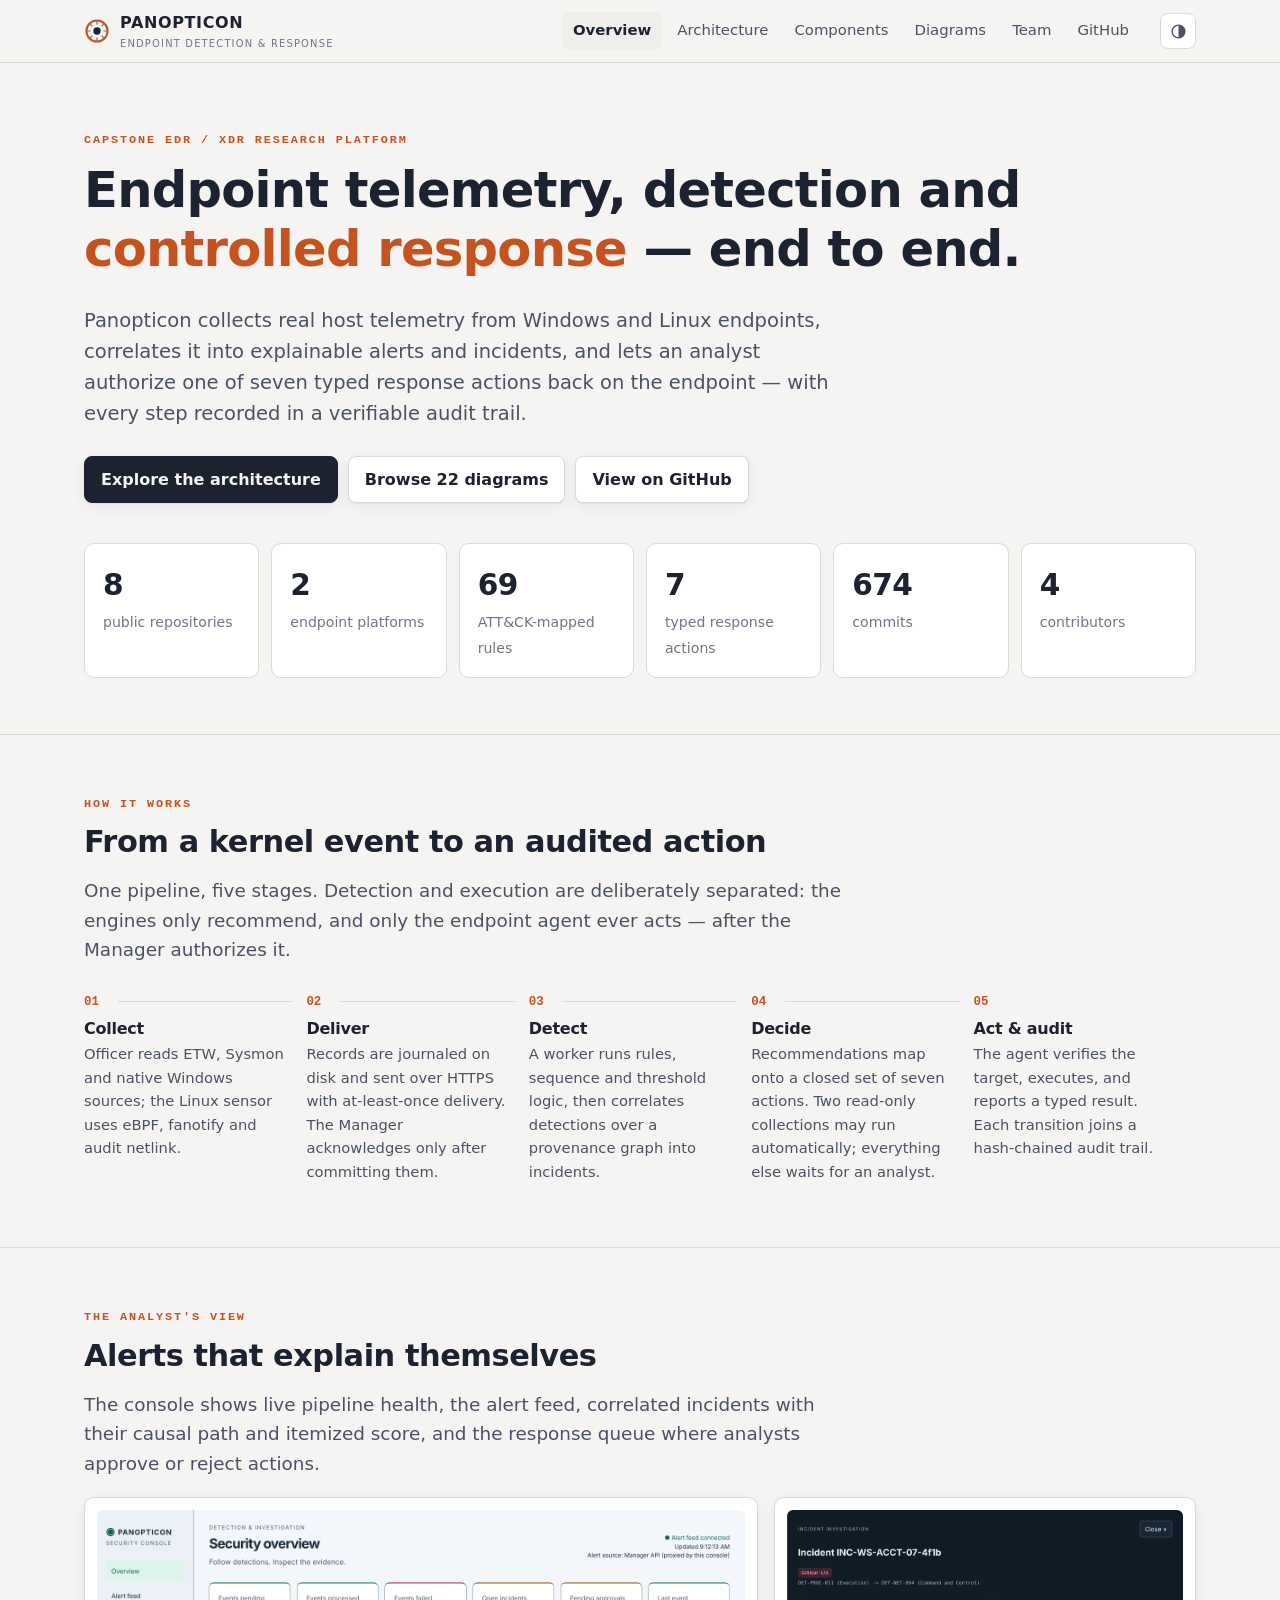
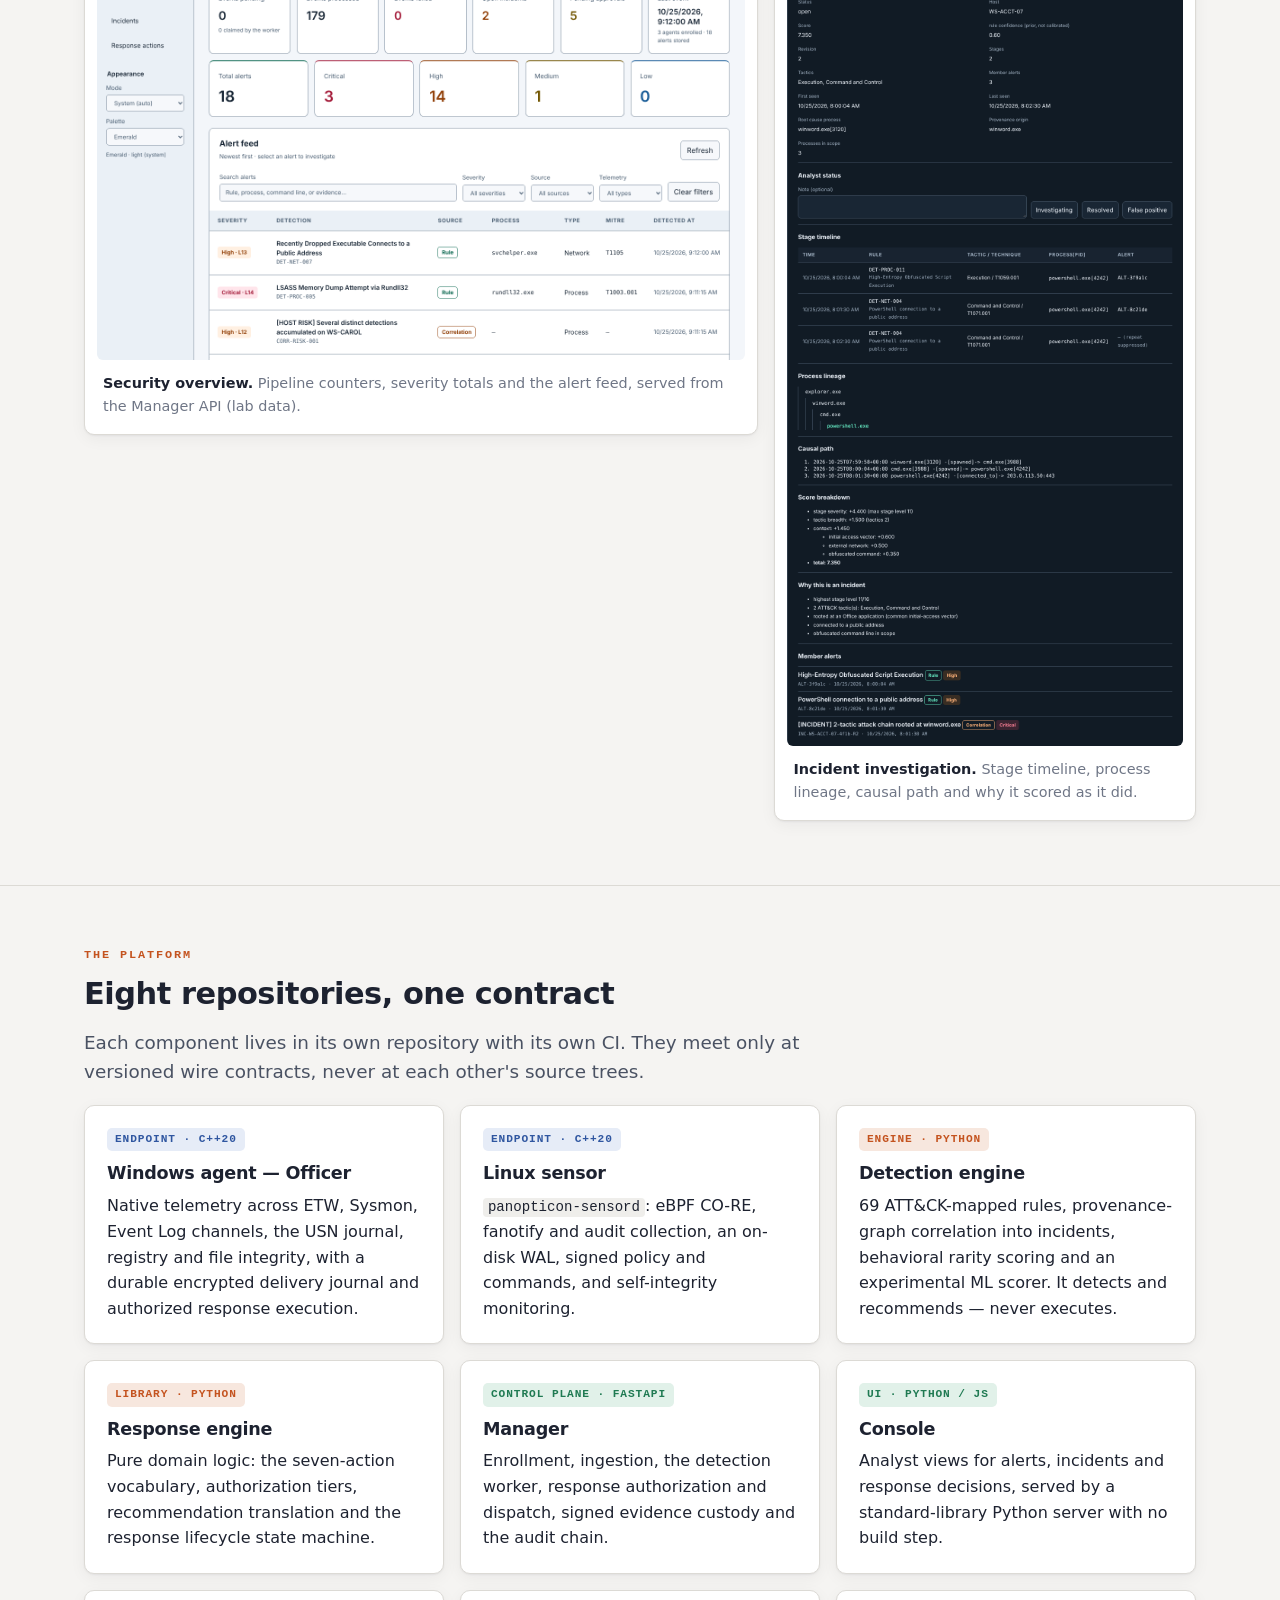
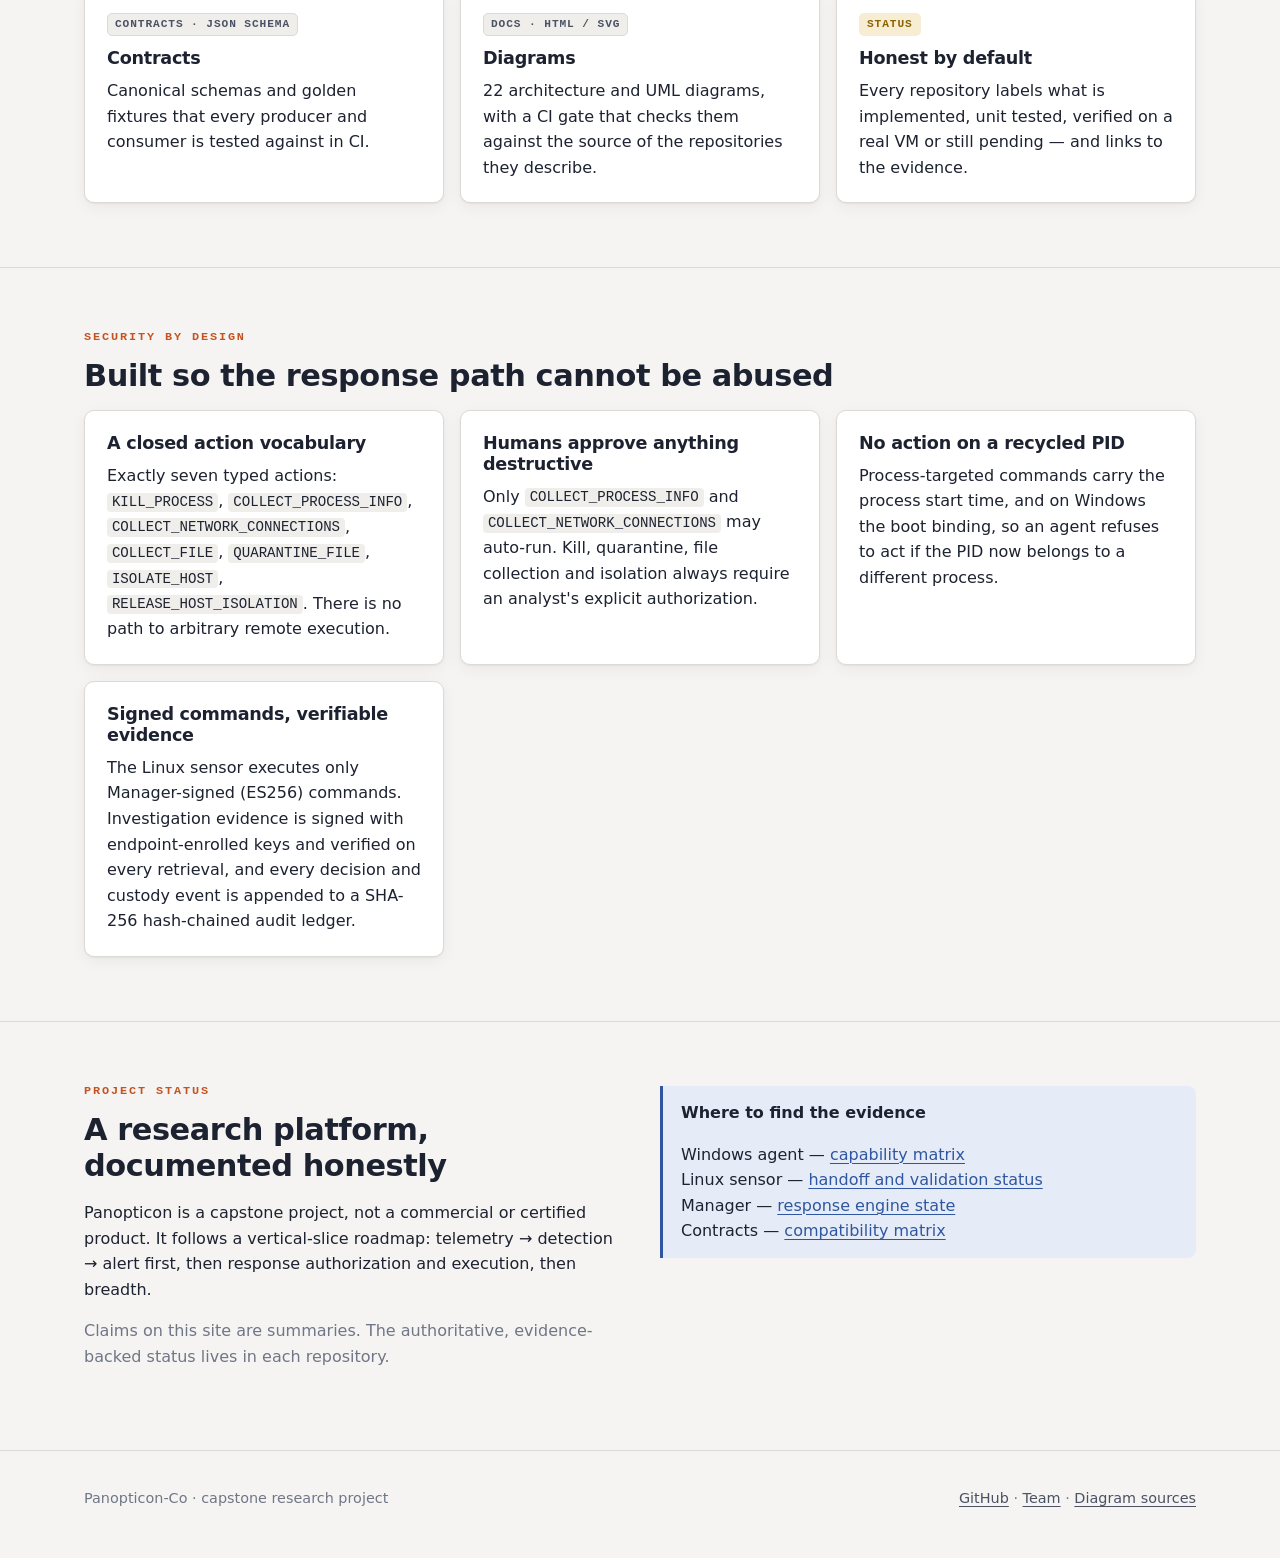
<file: index.html>
<!doctype html>
<html lang="en">
<head>
<meta charset="utf-8">
<meta name="viewport" content="width=device-width, initial-scale=1">
<title>Panopticon — Endpoint Detection and Response</title>
<meta name="description" content="Panopticon is a multi-repository EDR/XDR capstone platform: Windows and Linux endpoint agents, a correlation-based detection engine, and a closed, analyst-authorized response loop.">
<meta property="og:title" content="Panopticon — Endpoint Detection and Response">
<meta property="og:description" content="Endpoint telemetry, detection and controlled response, end to end.">
<meta property="og:image" content="https://panopticon-co.github.io/assets/diagrams/01-architecture.png">
<link rel="icon" href="data:image/svg+xml,%3Csvg xmlns='http://www.w3.org/2000/svg' viewBox='0 0 32 32'%3E%3Ccircle cx='16' cy='16' r='13' fill='none' stroke='%23c4531f' stroke-width='3'/%3E%3Ccircle cx='16' cy='16' r='4.5' fill='%231d2230'/%3E%3C/svg%3E">
<link rel="stylesheet" href="assets/css/site.css">
<script src="assets/js/site.js"></script>
</head>
<body>
<a class="skip" href="#main">Skip to content</a>
<header class="site-header">
  <div class="wrap">
    <a class="brand" href="./" aria-label="Panopticon home">
      <svg viewBox="0 0 32 32" aria-hidden="true"><circle cx="16" cy="16" r="13" fill="none" stroke="var(--orange)" stroke-width="2.5"/><g stroke="var(--ink-3)" stroke-width="1.5"><path d="M16 3v5M16 24v5M3 16h5M24 16h5M6.8 6.8l3.5 3.5M21.7 21.7l3.5 3.5M6.8 25.2l3.5-3.5M21.7 10.3l3.5-3.5"/></g><circle cx="16" cy="16" r="4.5" fill="var(--ink)"/></svg>
      <span>PANOPTICON<small>Endpoint detection &amp; response</small></span>
    </a>
    <nav class="nav" aria-label="Primary">
      <a href="./" aria-current="page">Overview</a>
      <a href="architecture.html">Architecture</a>
      <a href="components.html">Components</a>
      <a href="diagrams.html">Diagrams</a>
      <a href="team.html">Team</a>
      <a href="https://github.com/Panopticon-Co">GitHub</a>
    </nav>
    <button class="theme-btn" type="button" aria-label="Toggle theme"><svg viewBox="0 0 24 24" aria-hidden="true"><circle cx="12" cy="12" r="9" fill="none" stroke="currentColor" stroke-width="2"/><path d="M12 3a9 9 0 0 1 0 18z" fill="currentColor"/></svg></button>
  </div>
</header>

<main id="main">
  <section class="hero">
    <div class="wrap">
      <div class="eyebrow">Capstone EDR / XDR research platform</div>
      <h1>Endpoint telemetry, detection and <span>controlled response</span> — end to end.</h1>
      <p class="lede">Panopticon collects real host telemetry from Windows and Linux endpoints, correlates it into explainable alerts and incidents, and lets an analyst authorize one of seven typed response actions back on the endpoint — with every step recorded in a verifiable audit trail.</p>
      <div class="cta">
        <a class="btn primary" href="architecture.html">Explore the architecture</a>
        <a class="btn" href="diagrams.html">Browse 22 diagrams</a>
        <a class="btn" href="https://github.com/Panopticon-Co">View on GitHub</a>
      </div>
      <div class="stats" role="list">
        <div class="stat" role="listitem"><b>8</b><span>public repositories</span></div>
        <div class="stat" role="listitem"><b>2</b><span>endpoint platforms</span></div>
        <div class="stat" role="listitem"><b>69</b><span>ATT&amp;CK-mapped rules</span></div>
        <div class="stat" role="listitem"><b>7</b><span>typed response actions</span></div>
        <div class="stat" role="listitem"><b>674</b><span>commits</span></div>
        <div class="stat" role="listitem"><b>4</b><span>contributors</span></div>
      </div>
    </div>
  </section>

  <section id="how">
    <div class="wrap">
      <div class="eyebrow">How it works</div>
      <h2>From a kernel event to an audited action</h2>
      <p class="lede">One pipeline, five stages. Detection and execution are deliberately separated: the engines only recommend, and only the endpoint agent ever acts — after the Manager authorizes it.</p>
      <ol class="pipeline">
        <li><h3>Collect</h3><p>Officer reads ETW, Sysmon and native Windows sources; the Linux sensor uses eBPF, fanotify and audit netlink.</p></li>
        <li><h3>Deliver</h3><p>Records are journaled on disk and sent over HTTPS with at-least-once delivery. The Manager acknowledges only after committing them.</p></li>
        <li><h3>Detect</h3><p>A worker runs rules, sequence and threshold logic, then correlates detections over a provenance graph into incidents.</p></li>
        <li><h3>Decide</h3><p>Recommendations map onto a closed set of seven actions. Two read-only collections may run automatically; everything else waits for an analyst.</p></li>
        <li><h3>Act &amp; audit</h3><p>The agent verifies the target, executes, and reports a typed result. Each transition joins a hash-chained audit trail.</p></li>
      </ol>
    </div>
  </section>

  <section id="console">
    <div class="wrap">
      <div class="eyebrow">The analyst's view</div>
      <h2>Alerts that explain themselves</h2>
      <p class="lede">The console shows live pipeline health, the alert feed, correlated incidents with their causal path and itemized score, and the response queue where analysts approve or reject actions.</p>
      <div class="shots">
        <figure class="figure">
          <img class="zoom" src="assets/img/console-live-overview.png" alt="Console security overview showing pipeline counters, alert severities and the live alert feed" width="1440" height="1000" loading="lazy">
          <figcaption><b>Security overview.</b> Pipeline counters, severity totals and the alert feed, served from the Manager API (lab data).</figcaption>
        </figure>
        <figure class="figure">
          <img class="zoom" src="assets/img/console-incident-detail.png" alt="Incident investigation showing stage timeline, process lineage, causal path and score breakdown" width="1040" height="2200" loading="lazy">
          <figcaption><b>Incident investigation.</b> Stage timeline, process lineage, causal path and why it scored as it did.</figcaption>
        </figure>
      </div>
    </div>
  </section>

  <section id="components">
    <div class="wrap">
      <div class="eyebrow">The platform</div>
      <h2>Eight repositories, one contract</h2>
      <p class="lede">Each component lives in its own repository with its own CI. They meet only at versioned wire contracts, never at each other's source trees.</p>
      <div class="grid three">
        <article class="card"><span class="tag blue">Endpoint · C++20</span><h3><a href="components.html#windows">Windows agent — Officer</a></h3><p>Native telemetry across ETW, Sysmon, Event Log channels, the USN journal, registry and file integrity, with a durable encrypted delivery journal and authorized response execution.</p></article>
        <article class="card"><span class="tag blue">Endpoint · C++20</span><h3><a href="components.html#linux">Linux sensor</a></h3><p><code>panopticon-sensord</code>: eBPF CO-RE, fanotify and audit collection, an on-disk WAL, signed policy and commands, and self-integrity monitoring.</p></article>
        <article class="card"><span class="tag orange">Engine · Python</span><h3><a href="components.html#detection">Detection engine</a></h3><p>69 ATT&amp;CK-mapped rules, provenance-graph correlation into incidents, behavioral rarity scoring and an experimental ML scorer. It detects and recommends — never executes.</p></article>
        <article class="card"><span class="tag orange">Library · Python</span><h3><a href="components.html#response">Response engine</a></h3><p>Pure domain logic: the seven-action vocabulary, authorization tiers, recommendation translation and the response lifecycle state machine.</p></article>
        <article class="card"><span class="tag green">Control plane · FastAPI</span><h3><a href="components.html#manager">Manager</a></h3><p>Enrollment, ingestion, the detection worker, response authorization and dispatch, signed evidence custody and the audit chain.</p></article>
        <article class="card"><span class="tag green">UI · Python / JS</span><h3><a href="components.html#console">Console</a></h3><p>Analyst views for alerts, incidents and response decisions, served by a standard-library Python server with no build step.</p></article>
        <article class="card"><span class="tag">Contracts · JSON Schema</span><h3><a href="components.html#contracts">Contracts</a></h3><p>Canonical schemas and golden fixtures that every producer and consumer is tested against in CI.</p></article>
        <article class="card"><span class="tag">Docs · HTML / SVG</span><h3><a href="diagrams.html">Diagrams</a></h3><p>22 architecture and UML diagrams, with a CI gate that checks them against the source of the repositories they describe.</p></article>
        <article class="card"><span class="tag amber">Status</span><h3><a href="#status">Honest by default</a></h3><p>Every repository labels what is implemented, unit tested, verified on a real VM or still pending — and links to the evidence.</p></article>
      </div>
    </div>
  </section>

  <section id="security">
    <div class="wrap">
      <div class="eyebrow">Security by design</div>
      <h2>Built so the response path cannot be abused</h2>
      <div class="grid two">
        <div class="card"><h3>A closed action vocabulary</h3><p>Exactly seven typed actions: <code>KILL_PROCESS</code>, <code>COLLECT_PROCESS_INFO</code>, <code>COLLECT_NETWORK_CONNECTIONS</code>, <code>COLLECT_FILE</code>, <code>QUARANTINE_FILE</code>, <code>ISOLATE_HOST</code>, <code>RELEASE_HOST_ISOLATION</code>. There is no path to arbitrary remote execution.</p></div>
        <div class="card"><h3>Humans approve anything destructive</h3><p>Only <code>COLLECT_PROCESS_INFO</code> and <code>COLLECT_NETWORK_CONNECTIONS</code> may auto-run. Kill, quarantine, file collection and isolation always require an analyst's explicit authorization.</p></div>
        <div class="card"><h3>No action on a recycled PID</h3><p>Process-targeted commands carry the process start time, and on Windows the boot binding, so an agent refuses to act if the PID now belongs to a different process.</p></div>
        <div class="card"><h3>Signed commands, verifiable evidence</h3><p>The Linux sensor executes only Manager-signed (ES256) commands. Investigation evidence is signed with endpoint-enrolled keys and verified on every retrieval, and every decision and custody event is appended to a SHA-256 hash-chained audit ledger.</p></div>
      </div>
    </div>
  </section>

  <section id="status">
    <div class="wrap split">
      <div>
        <div class="eyebrow">Project status</div>
        <h2>A research platform, documented honestly</h2>
        <p>Panopticon is a capstone project, not a commercial or certified product. It follows a vertical-slice roadmap: telemetry → detection → alert first, then response authorization and execution, then breadth.</p>
        <p class="muted">Claims on this site are summaries. The authoritative, evidence-backed status lives in each repository.</p>
      </div>
      <div class="callout blue">
        <p><b>Where to find the evidence</b></p>
        <p>
          Windows agent — <a href="https://github.com/Panopticon-Co/panopticon-agent/blob/main/docs/windows-endpoint/CAPABILITY_MATRIX.md">capability matrix</a><br>
          Linux sensor — <a href="https://github.com/Panopticon-Co/panopticon-linux-agent/blob/main/docs/HANDOFF.md">handoff and validation status</a><br>
          Manager — <a href="https://github.com/Panopticon-Co/panopticon-manager/blob/main/docs/RESPONSE_ENGINE_STATE.md">response engine state</a><br>
          Contracts — <a href="https://github.com/Panopticon-Co/panopticon-contracts/blob/master/docs/COMPATIBILITY.md">compatibility matrix</a>
        </p>
      </div>
    </div>
  </section>
</main>

<footer class="site-footer">
  <div class="wrap">
    <span>Panopticon-Co · capstone research project</span>
    <span><a href="https://github.com/Panopticon-Co">GitHub</a> · <a href="team.html">Team</a> · <a href="https://github.com/Panopticon-Co/panopticon-diagrams">Diagram sources</a></span>
  </div>
</footer>
</body>
</html>
</file>
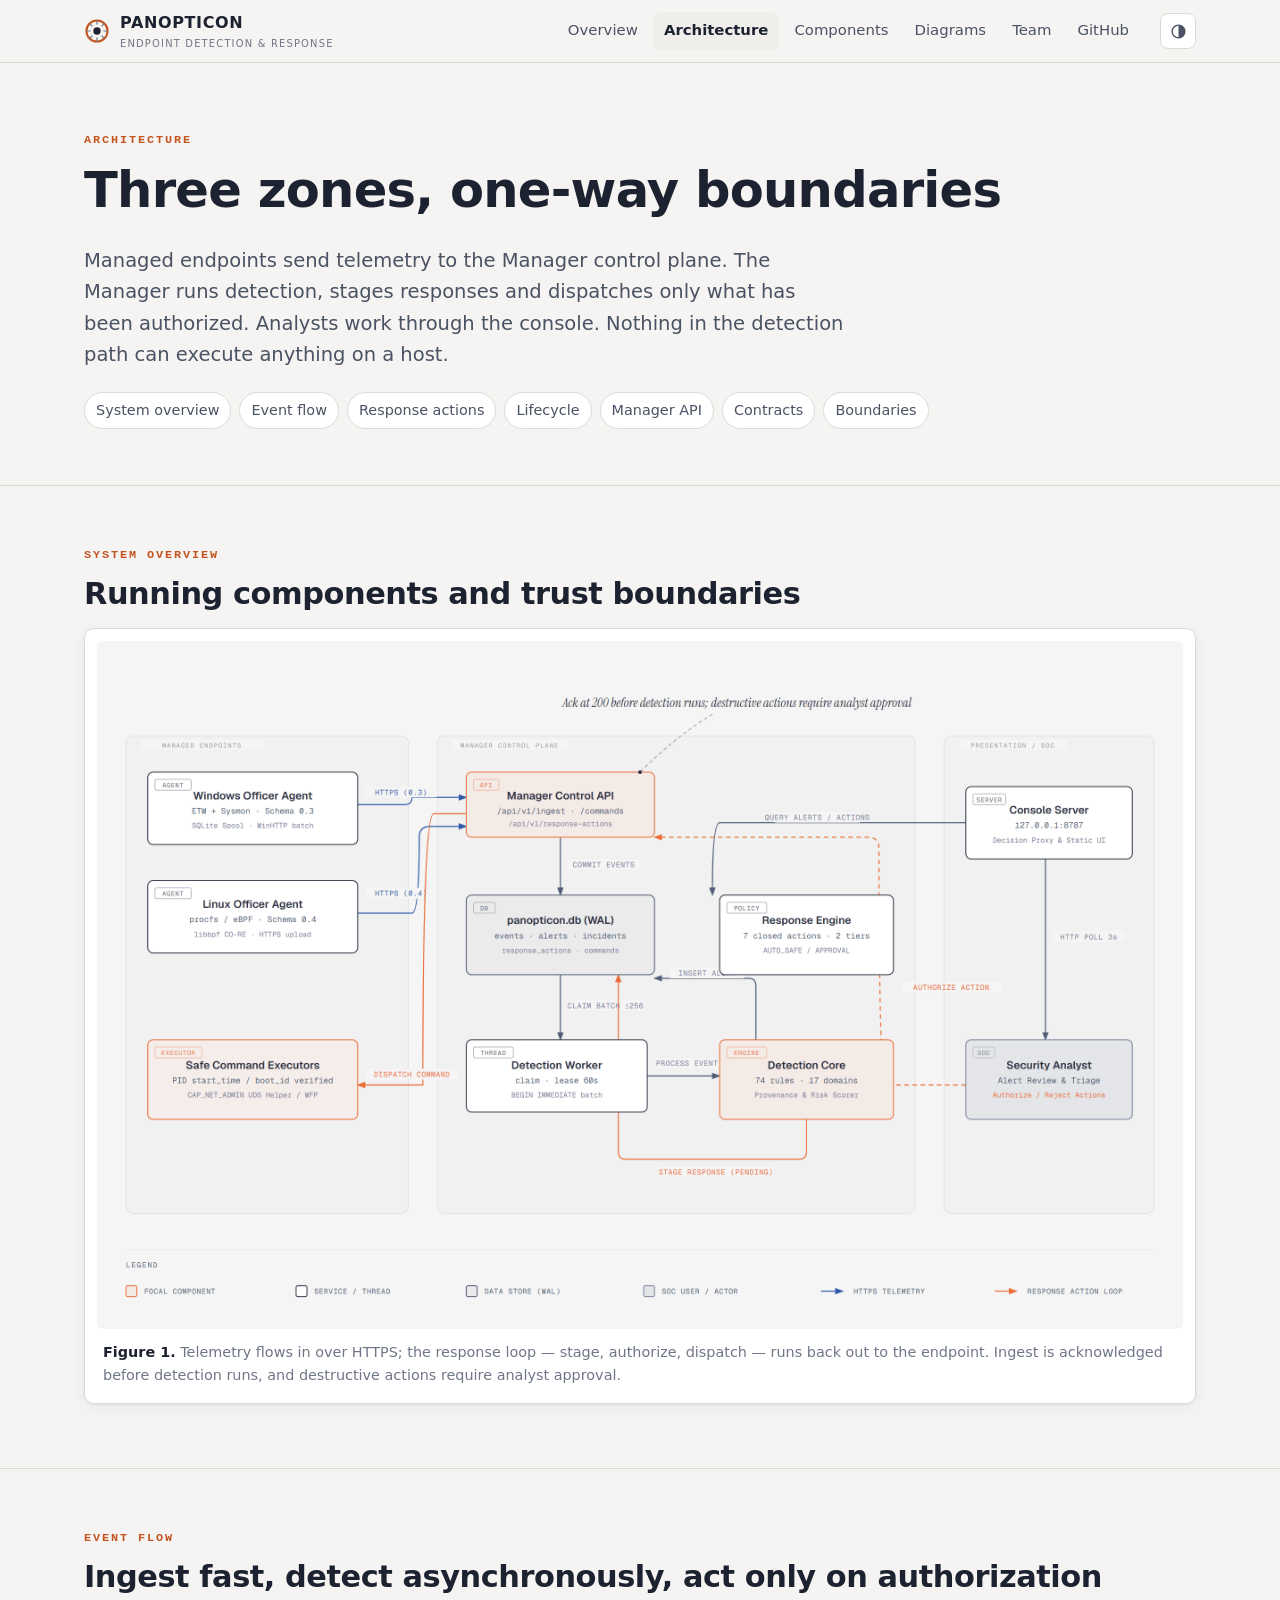
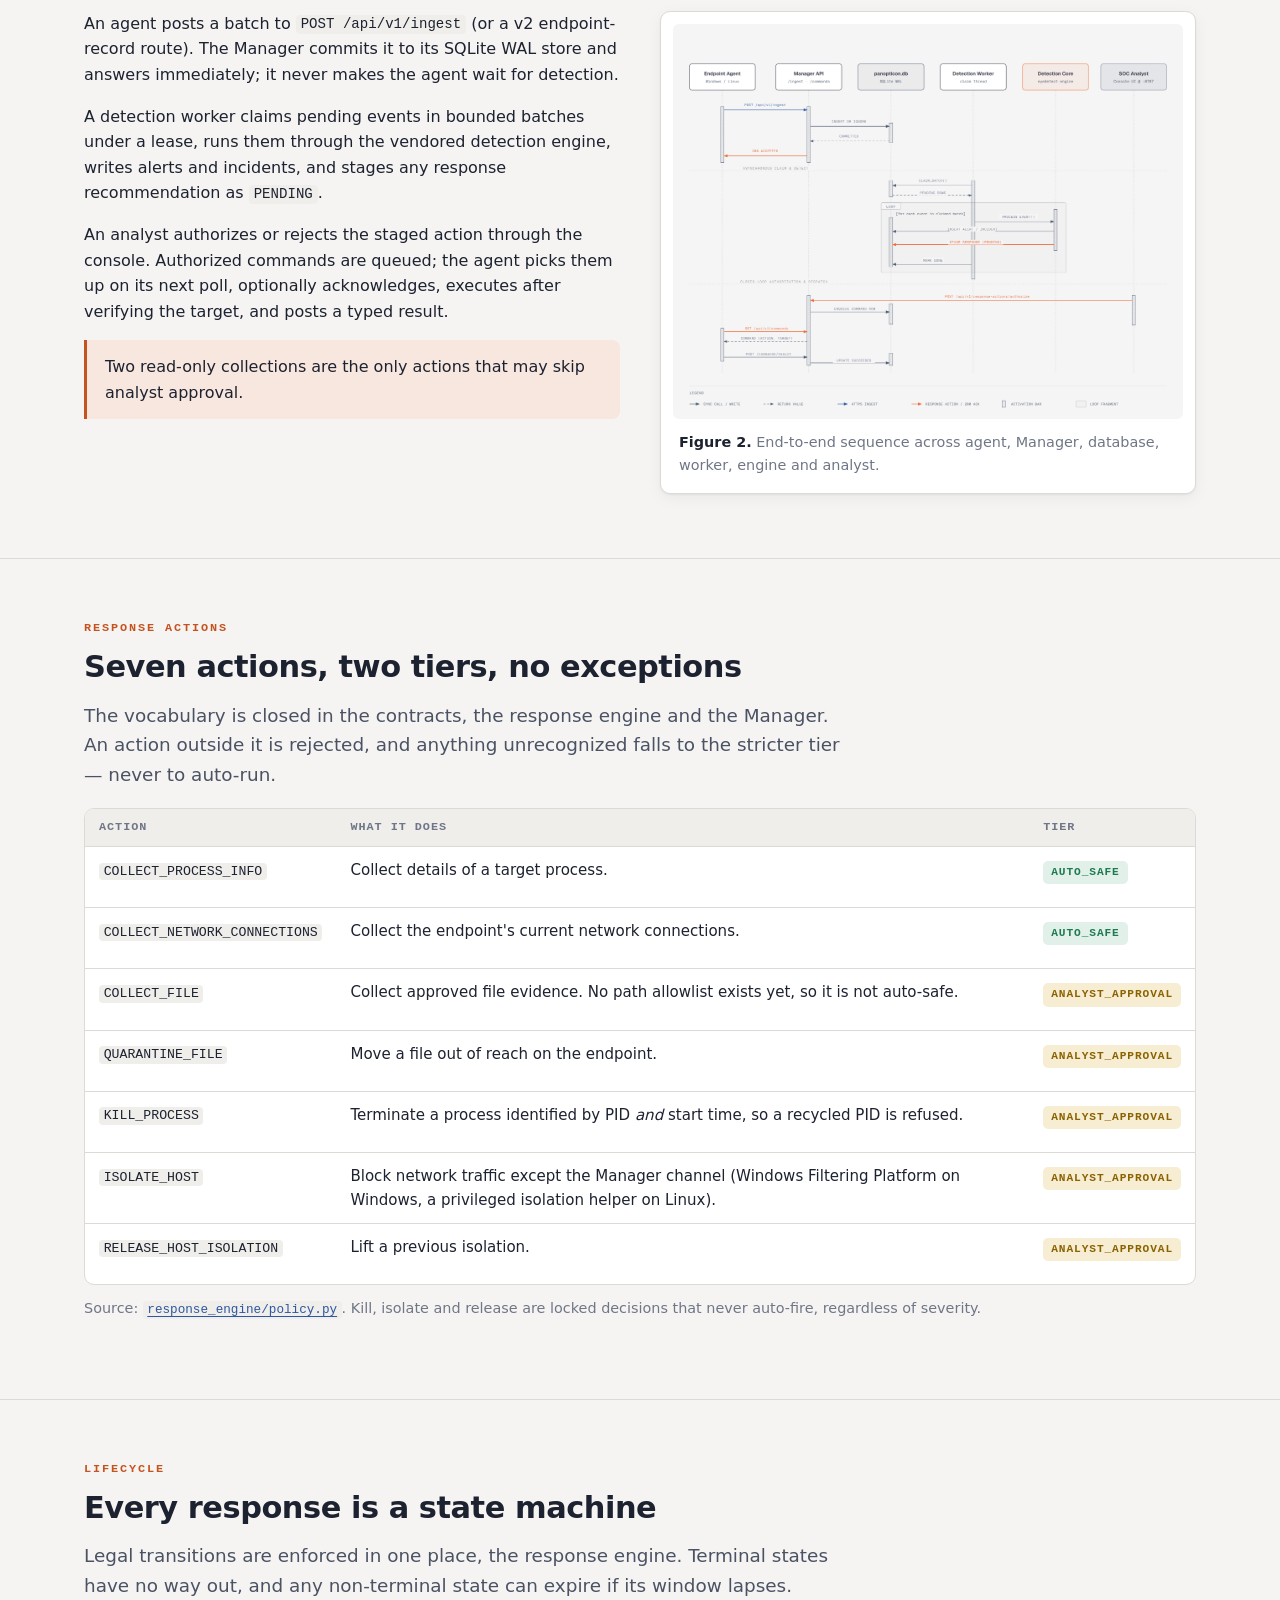
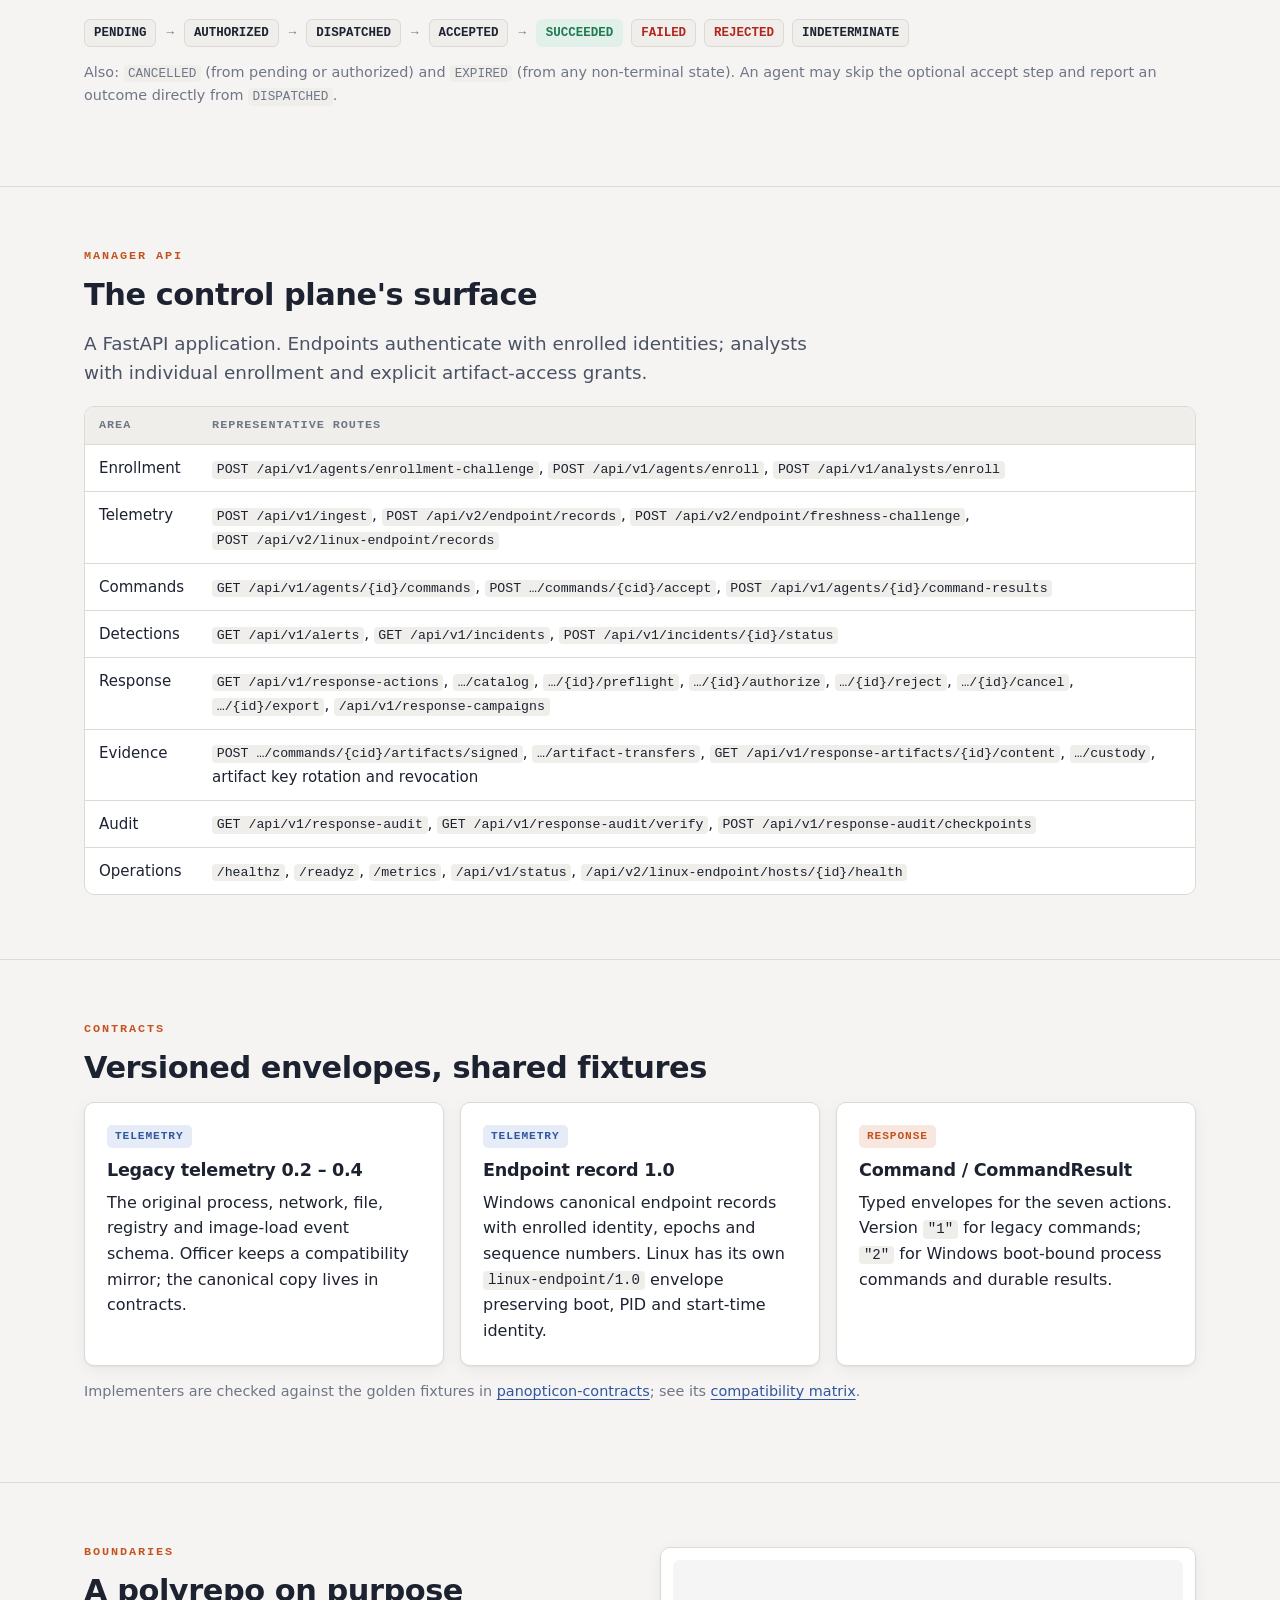
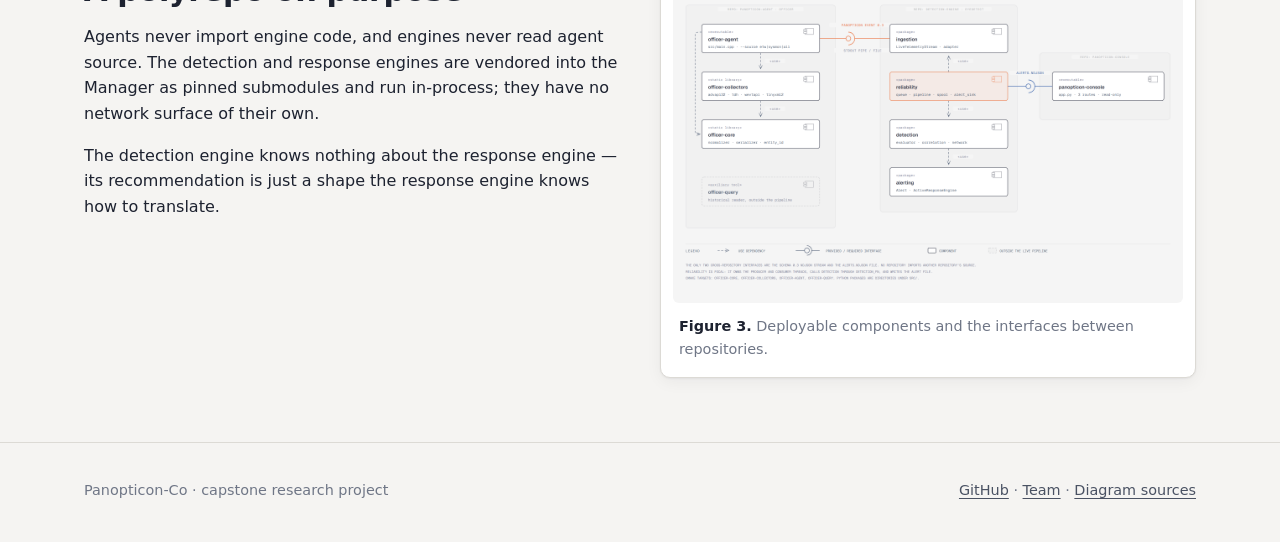
<file: architecture.html>
<!doctype html>
<html lang="en">
<head>
<meta charset="utf-8">
<meta name="viewport" content="width=device-width, initial-scale=1">
<title>Architecture — Panopticon</title>
<meta name="description" content="How Panopticon moves an endpoint event through ingestion, detection, authorization and response: components, trust boundaries, the seven response actions, lifecycle and wire contracts.">
<link rel="icon" href="data:image/svg+xml,%3Csvg xmlns='http://www.w3.org/2000/svg' viewBox='0 0 32 32'%3E%3Ccircle cx='16' cy='16' r='13' fill='none' stroke='%23c4531f' stroke-width='3'/%3E%3Ccircle cx='16' cy='16' r='4.5' fill='%231d2230'/%3E%3C/svg%3E">
<link rel="stylesheet" href="assets/css/site.css">
<script src="assets/js/site.js"></script>
</head>
<body>
<a class="skip" href="#main">Skip to content</a>
<header class="site-header">
  <div class="wrap">
    <a class="brand" href="./" aria-label="Panopticon home">
      <svg viewBox="0 0 32 32" aria-hidden="true"><circle cx="16" cy="16" r="13" fill="none" stroke="var(--orange)" stroke-width="2.5"/><g stroke="var(--ink-3)" stroke-width="1.5"><path d="M16 3v5M16 24v5M3 16h5M24 16h5M6.8 6.8l3.5 3.5M21.7 21.7l3.5 3.5M6.8 25.2l3.5-3.5M21.7 10.3l3.5-3.5"/></g><circle cx="16" cy="16" r="4.5" fill="var(--ink)"/></svg>
      <span>PANOPTICON<small>Endpoint detection &amp; response</small></span>
    </a>
    <nav class="nav" aria-label="Primary">
      <a href="./">Overview</a>
      <a href="architecture.html" aria-current="page">Architecture</a>
      <a href="components.html">Components</a>
      <a href="diagrams.html">Diagrams</a>
      <a href="team.html">Team</a>
      <a href="https://github.com/Panopticon-Co">GitHub</a>
    </nav>
    <button class="theme-btn" type="button" aria-label="Toggle theme"><svg viewBox="0 0 24 24" aria-hidden="true"><circle cx="12" cy="12" r="9" fill="none" stroke="currentColor" stroke-width="2"/><path d="M12 3a9 9 0 0 1 0 18z" fill="currentColor"/></svg></button>
  </div>
</header>

<main id="main">
  <section class="hero">
    <div class="wrap">
      <div class="eyebrow">Architecture</div>
      <h1>Three zones, one-way boundaries</h1>
      <p class="lede">Managed endpoints send telemetry to the Manager control plane. The Manager runs detection, stages responses and dispatches only what has been authorized. Analysts work through the console. Nothing in the detection path can execute anything on a host.</p>
      <nav class="toc" aria-label="On this page">
        <a href="#overview">System overview</a>
        <a href="#flow">Event flow</a>
        <a href="#actions">Response actions</a>
        <a href="#lifecycle">Lifecycle</a>
        <a href="#api">Manager API</a>
        <a href="#contracts">Contracts</a>
        <a href="#boundaries">Boundaries</a>
      </nav>
    </div>
  </section>

  <section id="overview">
    <div class="wrap">
      <div class="eyebrow">System overview</div>
      <h2>Running components and trust boundaries</h2>
      <figure class="figure">
        <img class="zoom" src="assets/diagrams/01-architecture.png" alt="Architecture: Windows and Linux agents and safe command executors on managed endpoints; Manager control API, SQLite WAL database, detection worker, detection core and response engine in the control plane; console server and analyst in the presentation zone" width="2432" height="1542">
        <figcaption><b>Figure 1.</b> Telemetry flows in over HTTPS; the response loop — stage, authorize, dispatch — runs back out to the endpoint. Ingest is acknowledged before detection runs, and destructive actions require analyst approval.</figcaption>
      </figure>
    </div>
  </section>

  <section id="flow">
    <div class="wrap">
      <div class="eyebrow">Event flow</div>
      <h2>Ingest fast, detect asynchronously, act only on authorization</h2>
      <div class="split">
        <div>
          <p>An agent posts a batch to <code>POST /api/v1/ingest</code> (or a v2 endpoint-record route). The Manager commits it to its SQLite WAL store and answers immediately; it never makes the agent wait for detection.</p>
          <p>A detection worker claims pending events in bounded batches under a lease, runs them through the vendored detection engine, writes alerts and incidents, and stages any response recommendation as <code>PENDING</code>.</p>
          <p>An analyst authorizes or rejects the staged action through the console. Authorized commands are queued; the agent picks them up on its next poll, optionally acknowledges, executes after verifying the target, and posts a typed result.</p>
          <div class="callout"><p>Two read-only collections are the only actions that may skip analyst approval.</p></div>
        </div>
        <figure class="figure">
          <img class="zoom" src="assets/diagrams/05-sequence.png" alt="Sequence diagram of ingest, asynchronous claim and detect, then analyst authorization and command dispatch" width="2432" height="1886" loading="lazy">
          <figcaption><b>Figure 2.</b> End-to-end sequence across agent, Manager, database, worker, engine and analyst.</figcaption>
        </figure>
      </div>
    </div>
  </section>

  <section id="actions">
    <div class="wrap">
      <div class="eyebrow">Response actions</div>
      <h2>Seven actions, two tiers, no exceptions</h2>
      <p class="lede">The vocabulary is closed in the contracts, the response engine and the Manager. An action outside it is rejected, and anything unrecognized falls to the stricter tier — never to auto-run.</p>
      <div class="table-wrap">
        <table>
          <thead><tr><th>Action</th><th>What it does</th><th>Tier</th></tr></thead>
          <tbody>
            <tr><td><code>COLLECT_PROCESS_INFO</code></td><td>Collect details of a target process.</td><td><span class="tag green">AUTO_SAFE</span></td></tr>
            <tr><td><code>COLLECT_NETWORK_CONNECTIONS</code></td><td>Collect the endpoint's current network connections.</td><td><span class="tag green">AUTO_SAFE</span></td></tr>
            <tr><td><code>COLLECT_FILE</code></td><td>Collect approved file evidence. No path allowlist exists yet, so it is not auto-safe.</td><td><span class="tag amber">ANALYST_APPROVAL</span></td></tr>
            <tr><td><code>QUARANTINE_FILE</code></td><td>Move a file out of reach on the endpoint.</td><td><span class="tag amber">ANALYST_APPROVAL</span></td></tr>
            <tr><td><code>KILL_PROCESS</code></td><td>Terminate a process identified by PID <em>and</em> start time, so a recycled PID is refused.</td><td><span class="tag amber">ANALYST_APPROVAL</span></td></tr>
            <tr><td><code>ISOLATE_HOST</code></td><td>Block network traffic except the Manager channel (Windows Filtering Platform on Windows, a privileged isolation helper on Linux).</td><td><span class="tag amber">ANALYST_APPROVAL</span></td></tr>
            <tr><td><code>RELEASE_HOST_ISOLATION</code></td><td>Lift a previous isolation.</td><td><span class="tag amber">ANALYST_APPROVAL</span></td></tr>
          </tbody>
        </table>
      </div>
      <p class="small muted" style="margin-top:12px">Source: <a href="https://github.com/Panopticon-Co/panopticon-response-engine/blob/main/response_engine/policy.py"><code>response_engine/policy.py</code></a>. Kill, isolate and release are locked decisions that never auto-fire, regardless of severity.</p>
    </div>
  </section>

  <section id="lifecycle">
    <div class="wrap">
      <div class="eyebrow">Lifecycle</div>
      <h2>Every response is a state machine</h2>
      <p class="lede">Legal transitions are enforced in one place, the response engine. Terminal states have no way out, and any non-terminal state can expire if its window lapses.</p>
      <div class="states" aria-label="Response lifecycle">
        <span>PENDING</span><span class="arrow">→</span><span>AUTHORIZED</span><span class="arrow">→</span><span>DISPATCHED</span><span class="arrow">→</span><span>ACCEPTED</span><span class="arrow">→</span>
        <span class="ok">SUCCEEDED</span><span class="bad">FAILED</span><span class="bad">REJECTED</span><span>INDETERMINATE</span>
      </div>
      <p class="small muted" style="margin-top:14px">Also: <code>CANCELLED</code> (from pending or authorized) and <code>EXPIRED</code> (from any non-terminal state). An agent may skip the optional accept step and report an outcome directly from <code>DISPATCHED</code>.</p>
    </div>
  </section>

  <section id="api">
    <div class="wrap">
      <div class="eyebrow">Manager API</div>
      <h2>The control plane's surface</h2>
      <p class="lede">A FastAPI application. Endpoints authenticate with enrolled identities; analysts with individual enrollment and explicit artifact-access grants.</p>
      <div class="table-wrap">
        <table>
          <thead><tr><th>Area</th><th>Representative routes</th></tr></thead>
          <tbody>
            <tr><td>Enrollment</td><td><code>POST /api/v1/agents/enrollment-challenge</code>, <code>POST /api/v1/agents/enroll</code>, <code>POST /api/v1/analysts/enroll</code></td></tr>
            <tr><td>Telemetry</td><td><code>POST /api/v1/ingest</code>, <code>POST /api/v2/endpoint/records</code>, <code>POST /api/v2/endpoint/freshness-challenge</code>, <code>POST /api/v2/linux-endpoint/records</code></td></tr>
            <tr><td>Commands</td><td><code>GET /api/v1/agents/{id}/commands</code>, <code>POST …/commands/{cid}/accept</code>, <code>POST /api/v1/agents/{id}/command-results</code></td></tr>
            <tr><td>Detections</td><td><code>GET /api/v1/alerts</code>, <code>GET /api/v1/incidents</code>, <code>POST /api/v1/incidents/{id}/status</code></td></tr>
            <tr><td>Response</td><td><code>GET /api/v1/response-actions</code>, <code>…/catalog</code>, <code>…/{id}/preflight</code>, <code>…/{id}/authorize</code>, <code>…/{id}/reject</code>, <code>…/{id}/cancel</code>, <code>…/{id}/export</code>, <code>/api/v1/response-campaigns</code></td></tr>
            <tr><td>Evidence</td><td><code>POST …/commands/{cid}/artifacts/signed</code>, <code>…/artifact-transfers</code>, <code>GET /api/v1/response-artifacts/{id}/content</code>, <code>…/custody</code>, artifact key rotation and revocation</td></tr>
            <tr><td>Audit</td><td><code>GET /api/v1/response-audit</code>, <code>GET /api/v1/response-audit/verify</code>, <code>POST /api/v1/response-audit/checkpoints</code></td></tr>
            <tr><td>Operations</td><td><code>/healthz</code>, <code>/readyz</code>, <code>/metrics</code>, <code>/api/v1/status</code>, <code>/api/v2/linux-endpoint/hosts/{id}/health</code></td></tr>
          </tbody>
        </table>
      </div>
    </div>
  </section>

  <section id="contracts">
    <div class="wrap">
      <div class="eyebrow">Contracts</div>
      <h2>Versioned envelopes, shared fixtures</h2>
      <div class="grid three">
        <div class="card"><span class="tag blue">Telemetry</span><h3>Legacy telemetry 0.2 – 0.4</h3><p>The original process, network, file, registry and image-load event schema. Officer keeps a compatibility mirror; the canonical copy lives in contracts.</p></div>
        <div class="card"><span class="tag blue">Telemetry</span><h3>Endpoint record 1.0</h3><p>Windows canonical endpoint records with enrolled identity, epochs and sequence numbers. Linux has its own <code>linux-endpoint/1.0</code> envelope preserving boot, PID and start-time identity.</p></div>
        <div class="card"><span class="tag orange">Response</span><h3>Command / CommandResult</h3><p>Typed envelopes for the seven actions. Version <code>"1"</code> for legacy commands; <code>"2"</code> for Windows boot-bound process commands and durable results.</p></div>
      </div>
      <p class="small muted" style="margin-top:14px">Implementers are checked against the golden fixtures in <a href="https://github.com/Panopticon-Co/panopticon-contracts">panopticon-contracts</a>; see its <a href="https://github.com/Panopticon-Co/panopticon-contracts/blob/master/docs/COMPATIBILITY.md">compatibility matrix</a>.</p>
    </div>
  </section>

  <section id="boundaries">
    <div class="wrap split">
      <div>
        <div class="eyebrow">Boundaries</div>
        <h2>A polyrepo on purpose</h2>
        <p>Agents never import engine code, and engines never read agent source. The detection and response engines are vendored into the Manager as pinned submodules and run in-process; they have no network surface of their own.</p>
        <p>The detection engine knows nothing about the response engine — its recommendation is just a shape the response engine knows how to translate.</p>
      </div>
      <figure class="figure">
        <img class="zoom" src="assets/diagrams/panopticon-component.png" alt="UML component diagram of deployable components and their cross-repository interfaces" width="2432" height="1636" loading="lazy">
        <figcaption><b>Figure 3.</b> Deployable components and the interfaces between repositories.</figcaption>
      </figure>
    </div>
  </section>
</main>

<footer class="site-footer">
  <div class="wrap">
    <span>Panopticon-Co · capstone research project</span>
    <span><a href="https://github.com/Panopticon-Co">GitHub</a> · <a href="team.html">Team</a> · <a href="https://github.com/Panopticon-Co/panopticon-diagrams">Diagram sources</a></span>
  </div>
</footer>
</body>
</html>
</file>
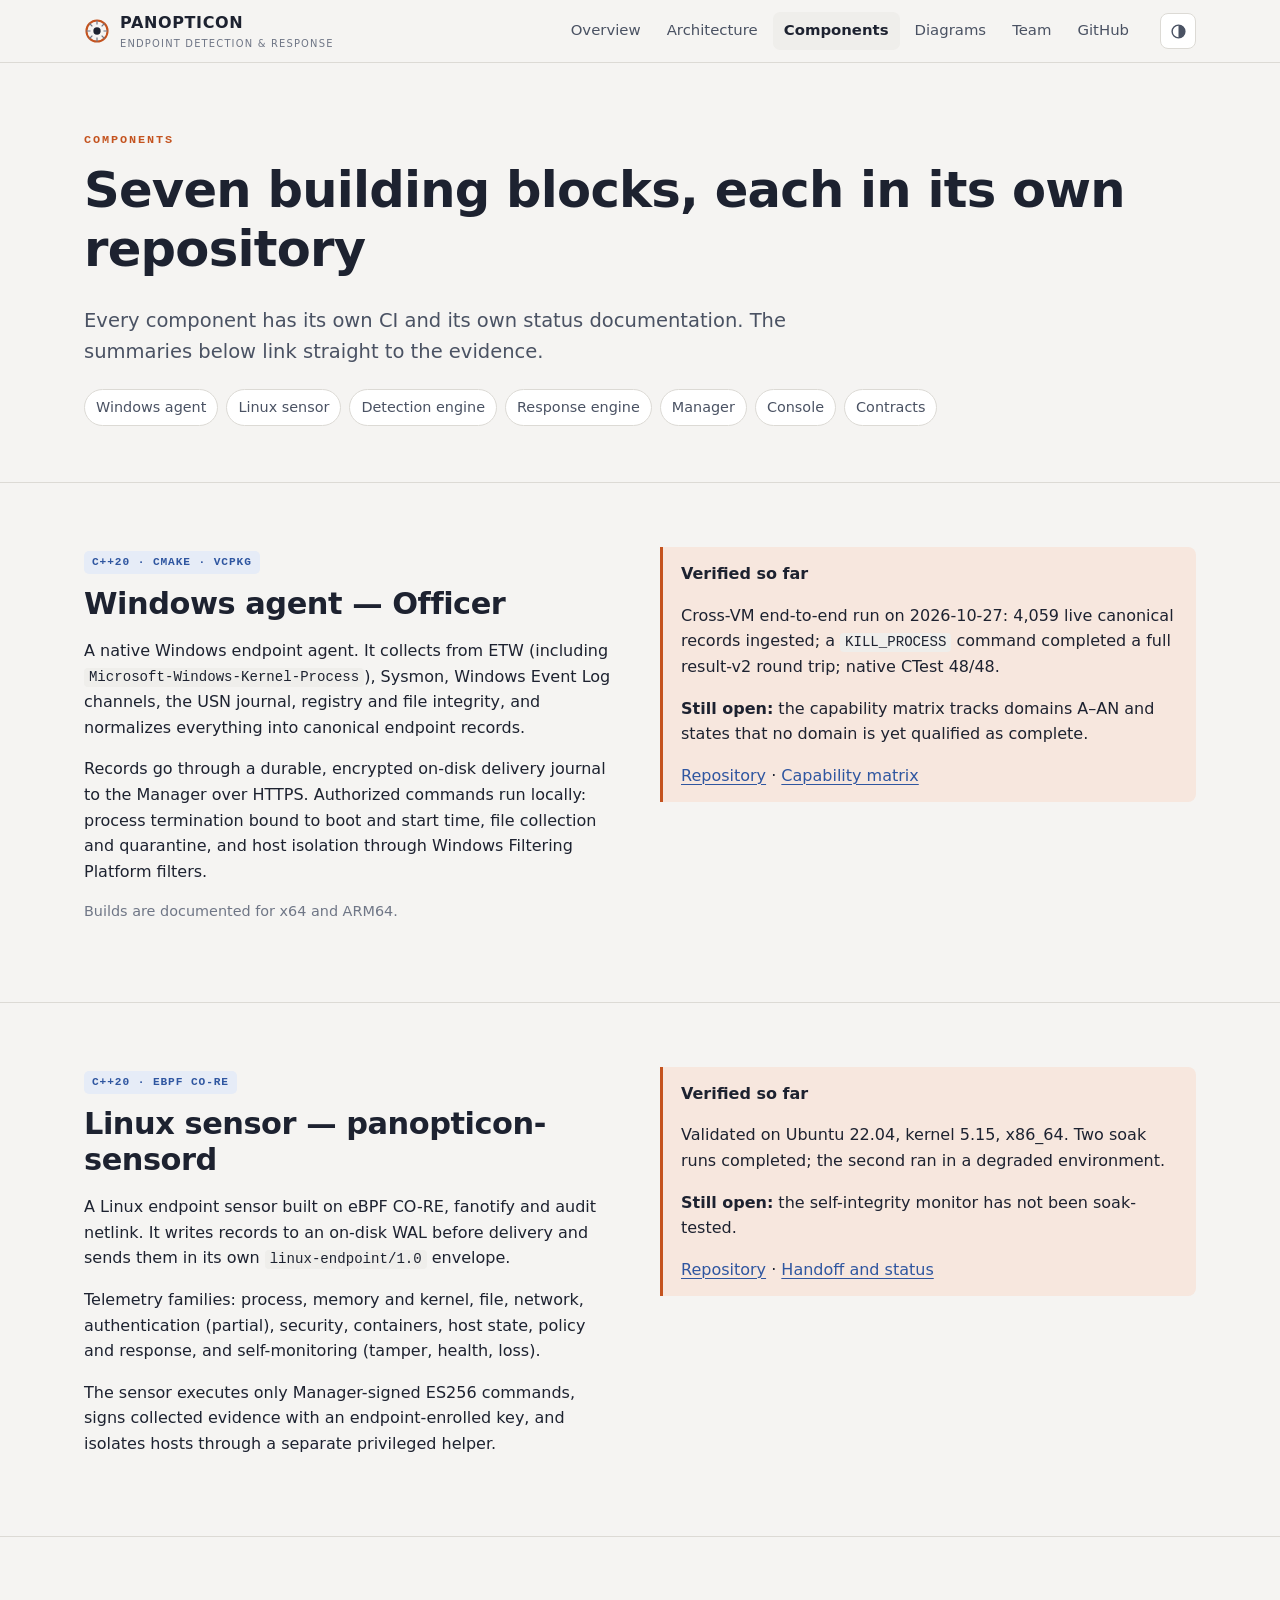
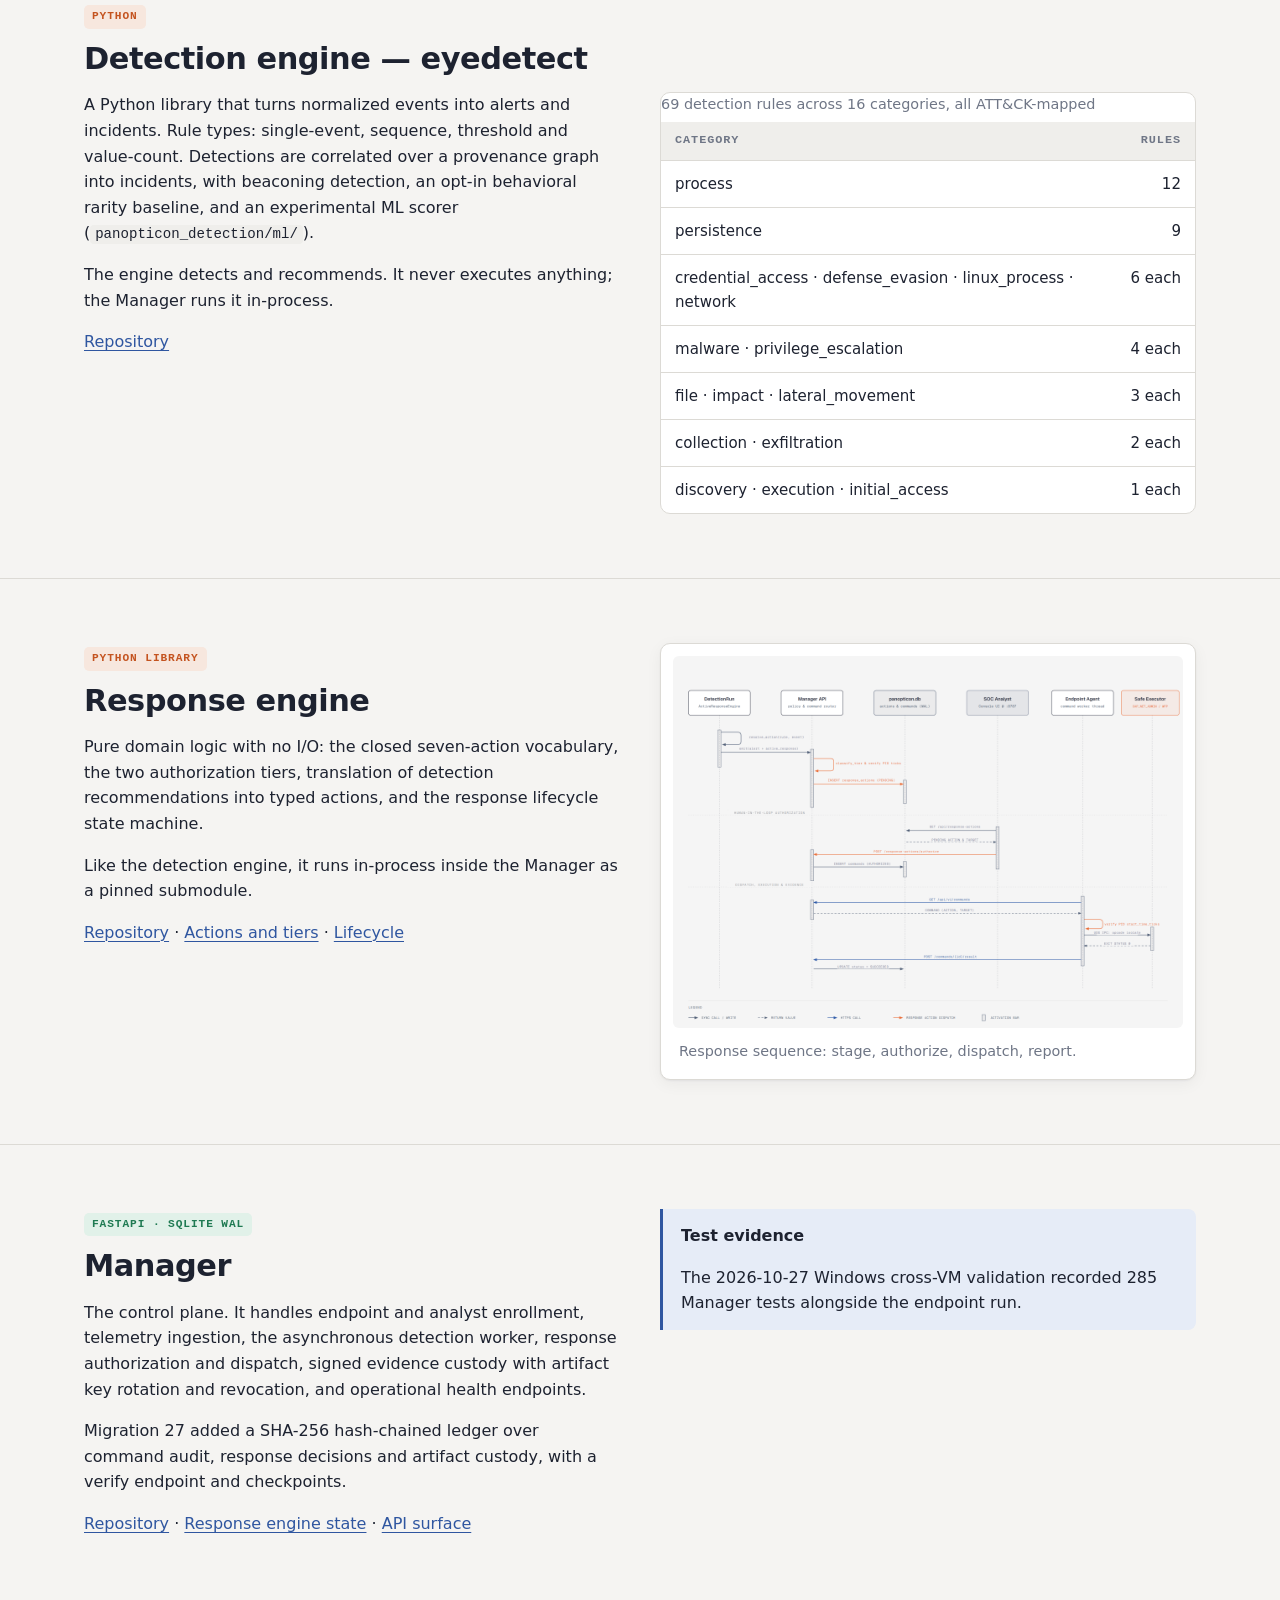
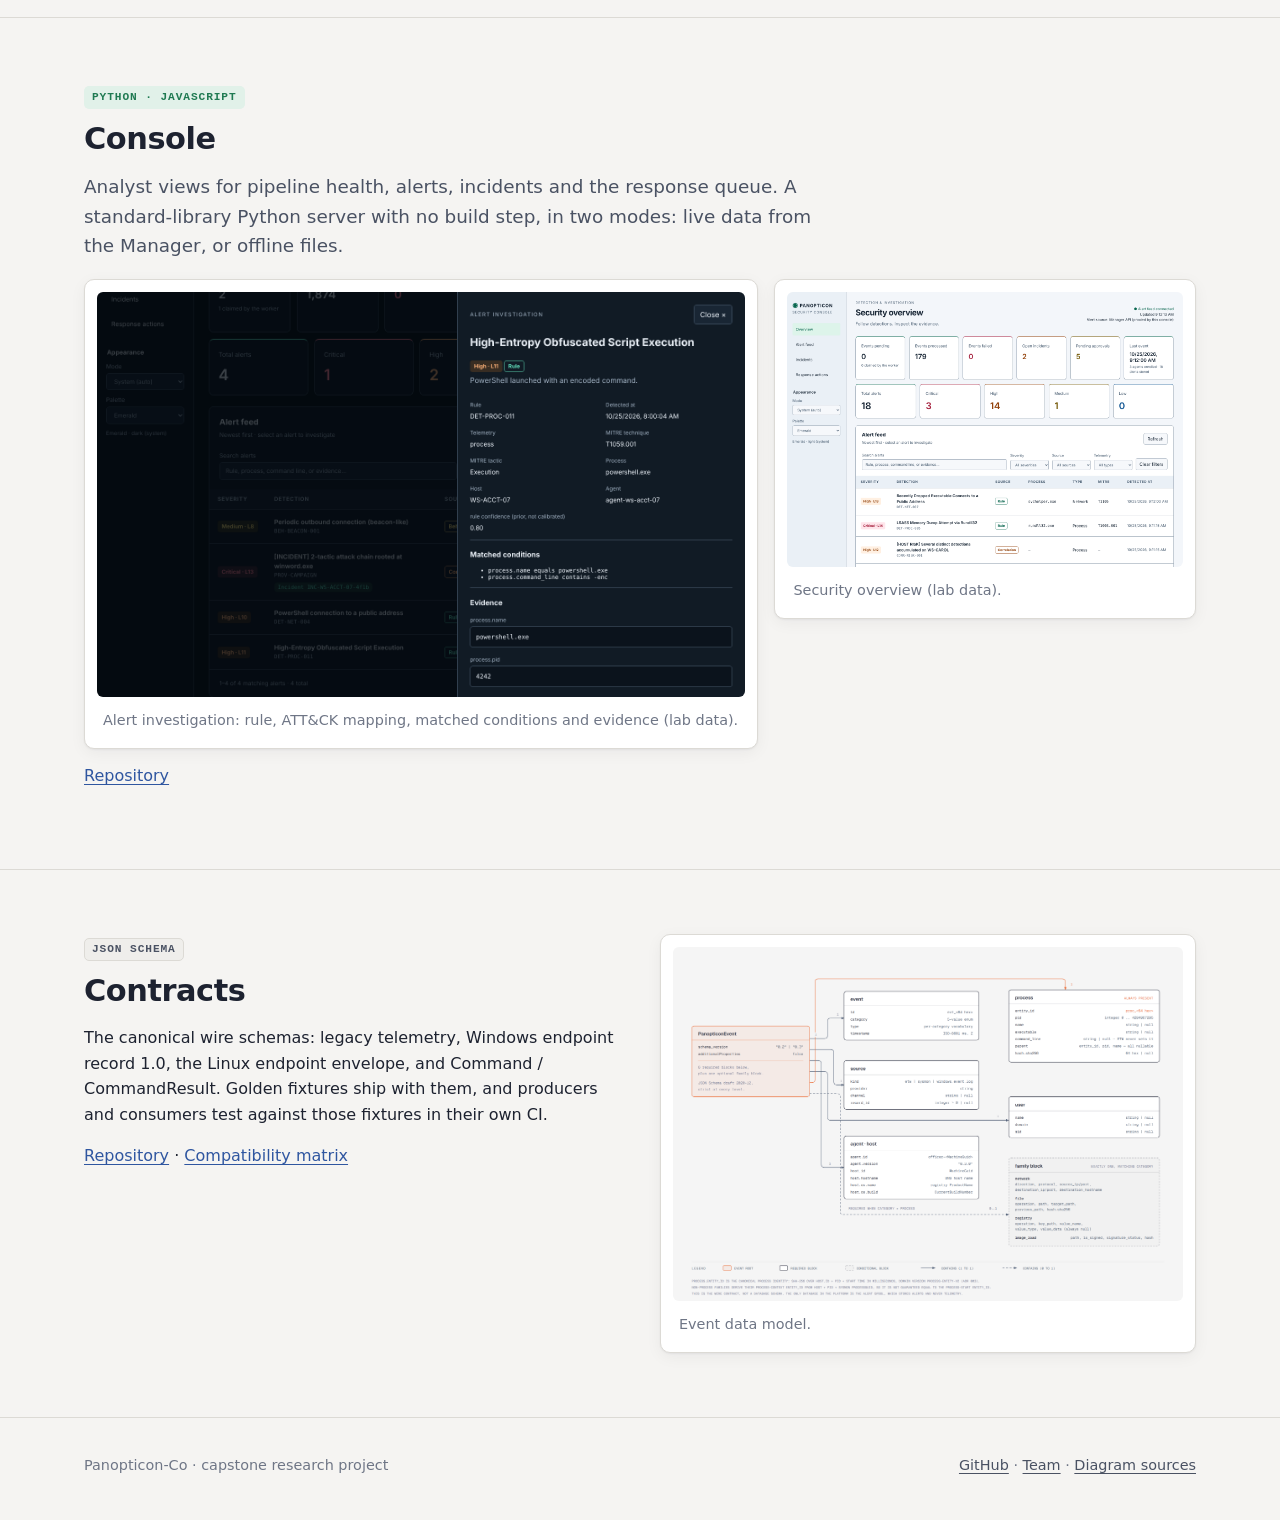
<file: components.html>
<!doctype html>
<html lang="en">
<head>
<meta charset="utf-8">
<meta name="viewport" content="width=device-width, initial-scale=1">
<title>Components — Panopticon</title>
<meta name="description" content="The Panopticon repositories: Windows agent, Linux sensor, detection engine, response engine, Manager, console and contracts — what each does and how far it has been verified.">
<link rel="icon" href="data:image/svg+xml,%3Csvg xmlns='http://www.w3.org/2000/svg' viewBox='0 0 32 32'%3E%3Ccircle cx='16' cy='16' r='13' fill='none' stroke='%23c4531f' stroke-width='3'/%3E%3Ccircle cx='16' cy='16' r='4.5' fill='%231d2230'/%3E%3C/svg%3E">
<link rel="stylesheet" href="assets/css/site.css">
<script src="assets/js/site.js"></script>
</head>
<body>
<a class="skip" href="#main">Skip to content</a>
<header class="site-header">
  <div class="wrap">
    <a class="brand" href="./" aria-label="Panopticon home">
      <svg viewBox="0 0 32 32" aria-hidden="true"><circle cx="16" cy="16" r="13" fill="none" stroke="var(--orange)" stroke-width="2.5"/><g stroke="var(--ink-3)" stroke-width="1.5"><path d="M16 3v5M16 24v5M3 16h5M24 16h5M6.8 6.8l3.5 3.5M21.7 21.7l3.5 3.5M6.8 25.2l3.5-3.5M21.7 10.3l3.5-3.5"/></g><circle cx="16" cy="16" r="4.5" fill="var(--ink)"/></svg>
      <span>PANOPTICON<small>Endpoint detection &amp; response</small></span>
    </a>
    <nav class="nav" aria-label="Primary">
      <a href="./">Overview</a>
      <a href="architecture.html">Architecture</a>
      <a href="components.html" aria-current="page">Components</a>
      <a href="diagrams.html">Diagrams</a>
      <a href="team.html">Team</a>
      <a href="https://github.com/Panopticon-Co">GitHub</a>
    </nav>
    <button class="theme-btn" type="button" aria-label="Toggle theme"><svg viewBox="0 0 24 24" aria-hidden="true"><circle cx="12" cy="12" r="9" fill="none" stroke="currentColor" stroke-width="2"/><path d="M12 3a9 9 0 0 1 0 18z" fill="currentColor"/></svg></button>
  </div>
</header>

<main id="main">
  <section class="hero">
    <div class="wrap">
      <div class="eyebrow">Components</div>
      <h1>Seven building blocks, each in its own repository</h1>
      <p class="lede">Every component has its own CI and its own status documentation. The summaries below link straight to the evidence.</p>
      <nav class="toc" aria-label="On this page">
        <a href="#windows">Windows agent</a>
        <a href="#linux">Linux sensor</a>
        <a href="#detection">Detection engine</a>
        <a href="#response">Response engine</a>
        <a href="#manager">Manager</a>
        <a href="#console">Console</a>
        <a href="#contracts">Contracts</a>
      </nav>
    </div>
  </section>

  <section id="windows">
    <div class="wrap split">
      <div>
        <span class="tag blue">C++20 · CMake · vcpkg</span>
        <h2>Windows agent — Officer</h2>
        <p>A native Windows endpoint agent. It collects from ETW (including <code>Microsoft-Windows-Kernel-Process</code>), Sysmon, Windows Event Log channels, the USN journal, registry and file integrity, and normalizes everything into canonical endpoint records.</p>
        <p>Records go through a durable, encrypted on-disk delivery journal to the Manager over HTTPS. Authorized commands run locally: process termination bound to boot and start time, file collection and quarantine, and host isolation through Windows Filtering Platform filters.</p>
        <p class="small muted">Builds are documented for x64 and ARM64.</p>
      </div>
      <div class="callout">
        <p><b>Verified so far</b></p>
        <p>Cross-VM end-to-end run on 2026-10-27: 4,059 live canonical records ingested; a <code>KILL_PROCESS</code> command completed a full result-v2 round trip; native CTest 48/48.</p>
        <p><b>Still open:</b> the capability matrix tracks domains A–AN and states that no domain is yet qualified as complete.</p>
        <p><a href="https://github.com/Panopticon-Co/panopticon-agent">Repository</a> · <a href="https://github.com/Panopticon-Co/panopticon-agent/blob/main/docs/windows-endpoint/CAPABILITY_MATRIX.md">Capability matrix</a></p>
      </div>
    </div>
  </section>

  <section id="linux">
    <div class="wrap split">
      <div>
        <span class="tag blue">C++20 · eBPF CO-RE</span>
        <h2>Linux sensor — panopticon-sensord</h2>
        <p>A Linux endpoint sensor built on eBPF CO-RE, fanotify and audit netlink. It writes records to an on-disk WAL before delivery and sends them in its own <code>linux-endpoint/1.0</code> envelope.</p>
        <p>Telemetry families: process, memory and kernel, file, network, authentication (partial), security, containers, host state, policy and response, and self-monitoring (tamper, health, loss).</p>
        <p>The sensor executes only Manager-signed ES256 commands, signs collected evidence with an endpoint-enrolled key, and isolates hosts through a separate privileged helper.</p>
      </div>
      <div class="callout">
        <p><b>Verified so far</b></p>
        <p>Validated on Ubuntu 22.04, kernel 5.15, x86_64. Two soak runs completed; the second ran in a degraded environment.</p>
        <p><b>Still open:</b> the self-integrity monitor has not been soak-tested.</p>
        <p><a href="https://github.com/Panopticon-Co/panopticon-linux-agent">Repository</a> · <a href="https://github.com/Panopticon-Co/panopticon-linux-agent/blob/main/docs/HANDOFF.md">Handoff and status</a></p>
      </div>
    </div>
  </section>

  <section id="detection">
    <div class="wrap">
      <span class="tag orange">Python</span>
      <h2>Detection engine — eyedetect</h2>
      <div class="split">
        <div>
          <p>A Python library that turns normalized events into alerts and incidents. Rule types: single-event, sequence, threshold and value-count. Detections are correlated over a provenance graph into incidents, with beaconing detection, an opt-in behavioral rarity baseline, and an experimental ML scorer (<code>panopticon_detection/ml/</code>).</p>
          <p>The engine detects and recommends. It never executes anything; the Manager runs it in-process.</p>
          <p><a href="https://github.com/Panopticon-Co/panopticon-detection-engine">Repository</a></p>
        </div>
        <div class="table-wrap">
          <table>
            <caption class="small muted" style="text-align:left;padding-bottom:6px">69 detection rules across 16 categories, all ATT&amp;CK-mapped</caption>
            <thead><tr><th>Category</th><th class="num">Rules</th></tr></thead>
            <tbody>
              <tr><td>process</td><td class="num">12</td></tr>
              <tr><td>persistence</td><td class="num">9</td></tr>
              <tr><td>credential_access · defense_evasion · linux_process · network</td><td class="num">6 each</td></tr>
              <tr><td>malware · privilege_escalation</td><td class="num">4 each</td></tr>
              <tr><td>file · impact · lateral_movement</td><td class="num">3 each</td></tr>
              <tr><td>collection · exfiltration</td><td class="num">2 each</td></tr>
              <tr><td>discovery · execution · initial_access</td><td class="num">1 each</td></tr>
            </tbody>
          </table>
        </div>
      </div>
    </div>
  </section>

  <section id="response">
    <div class="wrap split">
      <div>
        <span class="tag orange">Python library</span>
        <h2>Response engine</h2>
        <p>Pure domain logic with no I/O: the closed seven-action vocabulary, the two authorization tiers, translation of detection recommendations into typed actions, and the response lifecycle state machine.</p>
        <p>Like the detection engine, it runs in-process inside the Manager as a pinned submodule.</p>
        <p><a href="https://github.com/Panopticon-Co/panopticon-response-engine">Repository</a> · <a href="architecture.html#actions">Actions and tiers</a> · <a href="architecture.html#lifecycle">Lifecycle</a></p>
      </div>
      <figure class="figure">
        <img class="zoom" src="assets/diagrams/panopticon-response-sequence.png" alt="Response sequence from staged recommendation through analyst authorization, dispatch and typed result" width="2432" height="1772" loading="lazy">
        <figcaption>Response sequence: stage, authorize, dispatch, report.</figcaption>
      </figure>
    </div>
  </section>

  <section id="manager">
    <div class="wrap split">
      <div>
        <span class="tag green">FastAPI · SQLite WAL</span>
        <h2>Manager</h2>
        <p>The control plane. It handles endpoint and analyst enrollment, telemetry ingestion, the asynchronous detection worker, response authorization and dispatch, signed evidence custody with artifact key rotation and revocation, and operational health endpoints.</p>
        <p>Migration 27 added a SHA-256 hash-chained ledger over command audit, response decisions and artifact custody, with a verify endpoint and checkpoints.</p>
        <p><a href="https://github.com/Panopticon-Co/panopticon-manager">Repository</a> · <a href="https://github.com/Panopticon-Co/panopticon-manager/blob/main/docs/RESPONSE_ENGINE_STATE.md">Response engine state</a> · <a href="architecture.html#api">API surface</a></p>
      </div>
      <div class="callout blue">
        <p><b>Test evidence</b></p>
        <p>The 2026-10-27 Windows cross-VM validation recorded 285 Manager tests alongside the endpoint run.</p>
      </div>
    </div>
  </section>

  <section id="console">
    <div class="wrap">
      <span class="tag green">Python · JavaScript</span>
      <h2>Console</h2>
      <p class="lede">Analyst views for pipeline health, alerts, incidents and the response queue. A standard-library Python server with no build step, in two modes: live data from the Manager, or offline files.</p>
      <div class="shots">
        <figure class="figure">
          <img class="zoom" src="assets/img/console-alert-detail.png" alt="Alert investigation panel for an encoded PowerShell rule match, showing rule DET-PROC-011, ATT&amp;CK technique T1059.001, matched conditions and evidence" width="1440" height="900" loading="lazy">
          <figcaption>Alert investigation: rule, ATT&amp;CK mapping, matched conditions and evidence (lab data).</figcaption>
        </figure>
        <figure class="figure">
          <img class="zoom" src="assets/img/console-live-overview.png" alt="Console security overview with pipeline counters and alert feed" width="1440" height="1000" loading="lazy">
          <figcaption>Security overview (lab data).</figcaption>
        </figure>
      </div>
      <p style="margin-top:14px"><a href="https://github.com/Panopticon-Co/panopticon-console">Repository</a></p>
    </div>
  </section>

  <section id="contracts">
    <div class="wrap split">
      <div>
        <span class="tag">JSON Schema</span>
        <h2>Contracts</h2>
        <p>The canonical wire schemas: legacy telemetry, Windows endpoint record 1.0, the Linux endpoint envelope, and Command / CommandResult. Golden fixtures ship with them, and producers and consumers test against those fixtures in their own CI.</p>
        <p><a href="https://github.com/Panopticon-Co/panopticon-contracts">Repository</a> · <a href="https://github.com/Panopticon-Co/panopticon-contracts/blob/master/docs/COMPATIBILITY.md">Compatibility matrix</a></p>
      </div>
      <figure class="figure">
        <img class="zoom" src="assets/diagrams/panopticon-event-data-model.png" alt="Event data model diagram" width="2432" height="1686" loading="lazy">
        <figcaption>Event data model.</figcaption>
      </figure>
    </div>
  </section>
</main>

<footer class="site-footer">
  <div class="wrap">
    <span>Panopticon-Co · capstone research project</span>
    <span><a href="https://github.com/Panopticon-Co">GitHub</a> · <a href="team.html">Team</a> · <a href="https://github.com/Panopticon-Co/panopticon-diagrams">Diagram sources</a></span>
  </div>
</footer>
</body>
</html>
</file>
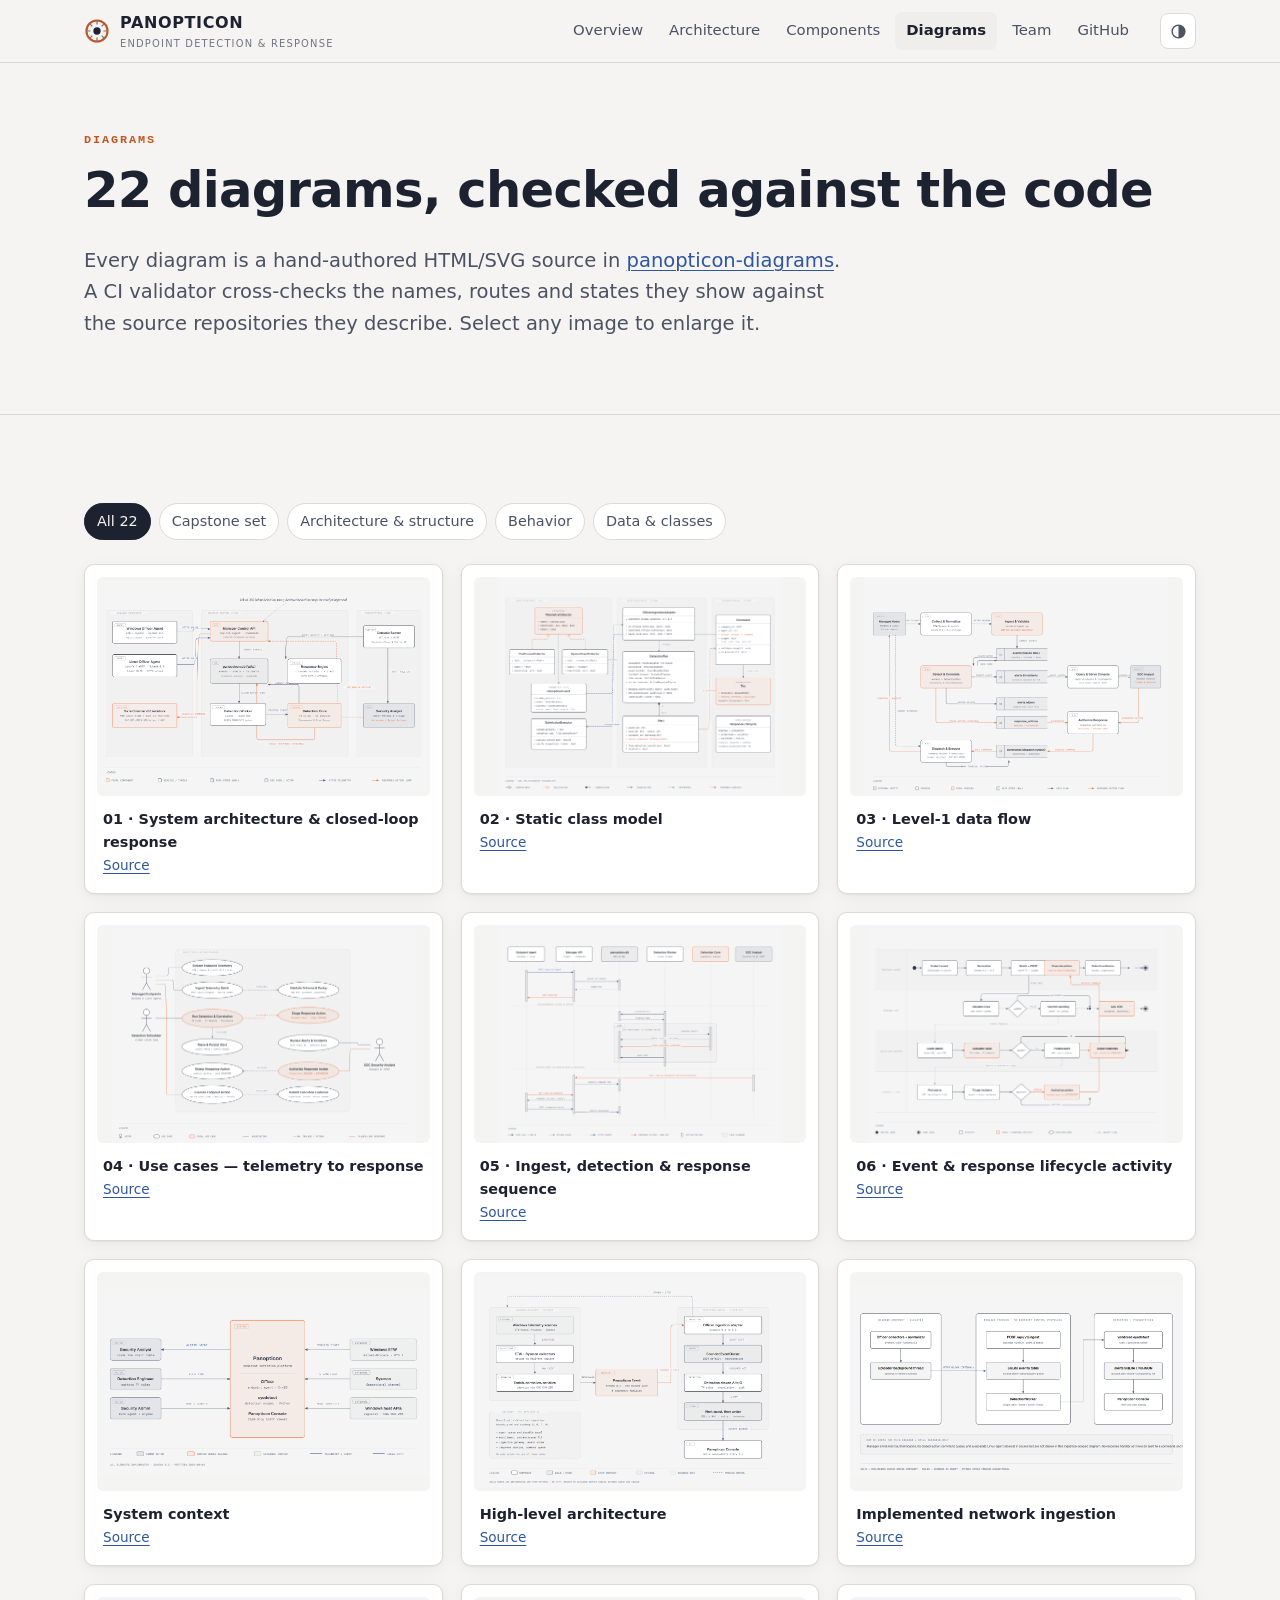
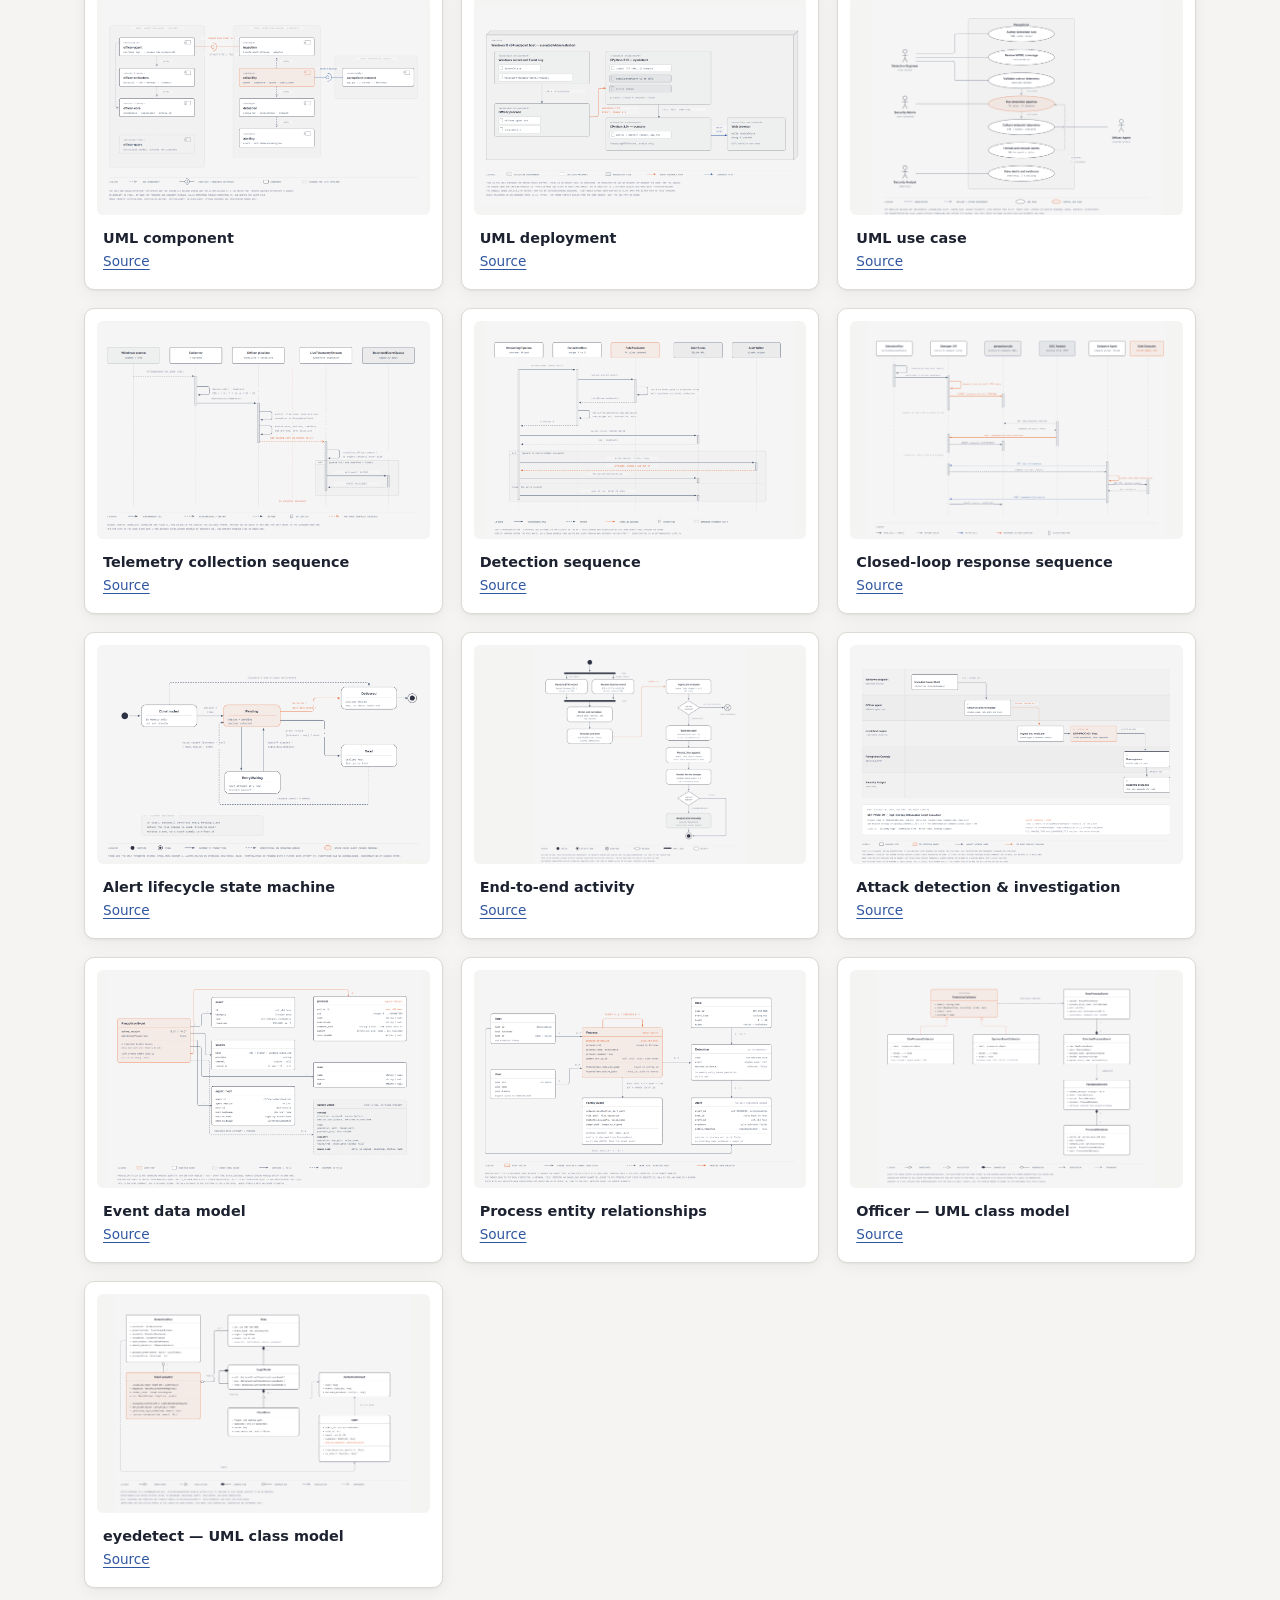
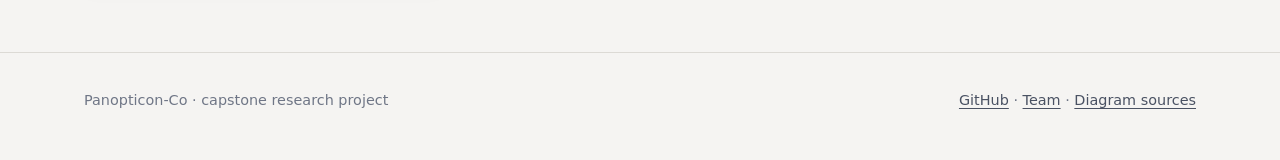
<file: diagrams.html>
<!doctype html>
<html lang="en">
<head>
<meta charset="utf-8">
<meta name="viewport" content="width=device-width, initial-scale=1">
<title>Diagrams — Panopticon</title>
<meta name="description" content="All 22 Panopticon architecture and UML diagrams: system context, architecture, components, deployment, sequences, state machines, activities and data models.">
<link rel="icon" href="data:image/svg+xml,%3Csvg xmlns='http://www.w3.org/2000/svg' viewBox='0 0 32 32'%3E%3Ccircle cx='16' cy='16' r='13' fill='none' stroke='%23c4531f' stroke-width='3'/%3E%3Ccircle cx='16' cy='16' r='4.5' fill='%231d2230'/%3E%3C/svg%3E">
<link rel="stylesheet" href="assets/css/site.css">
<script src="assets/js/site.js"></script>
</head>
<body>
<a class="skip" href="#main">Skip to content</a>
<header class="site-header">
  <div class="wrap">
    <a class="brand" href="./" aria-label="Panopticon home">
      <svg viewBox="0 0 32 32" aria-hidden="true"><circle cx="16" cy="16" r="13" fill="none" stroke="var(--orange)" stroke-width="2.5"/><g stroke="var(--ink-3)" stroke-width="1.5"><path d="M16 3v5M16 24v5M3 16h5M24 16h5M6.8 6.8l3.5 3.5M21.7 21.7l3.5 3.5M6.8 25.2l3.5-3.5M21.7 10.3l3.5-3.5"/></g><circle cx="16" cy="16" r="4.5" fill="var(--ink)"/></svg>
      <span>PANOPTICON<small>Endpoint detection &amp; response</small></span>
    </a>
    <nav class="nav" aria-label="Primary">
      <a href="./">Overview</a>
      <a href="architecture.html">Architecture</a>
      <a href="components.html">Components</a>
      <a href="diagrams.html" aria-current="page">Diagrams</a>
      <a href="team.html">Team</a>
      <a href="https://github.com/Panopticon-Co">GitHub</a>
    </nav>
    <button class="theme-btn" type="button" aria-label="Toggle theme"><svg viewBox="0 0 24 24" aria-hidden="true"><circle cx="12" cy="12" r="9" fill="none" stroke="currentColor" stroke-width="2"/><path d="M12 3a9 9 0 0 1 0 18z" fill="currentColor"/></svg></button>
  </div>
</header>

<main id="main">
  <section class="hero">
    <div class="wrap">
      <div class="eyebrow">Diagrams</div>
      <h1>22 diagrams, checked against the code</h1>
      <p class="lede">Every diagram is a hand-authored HTML/SVG source in <a href="https://github.com/Panopticon-Co/panopticon-diagrams">panopticon-diagrams</a>. A CI validator cross-checks the names, routes and states they show against the source repositories they describe. Select any image to enlarge it.</p>
    </div>
  </section>

  <section>
    <div class="wrap">
      <div class="filters" role="group" aria-label="Filter diagrams">
        <button type="button" data-filter="all" aria-pressed="true">All 22</button>
        <button type="button" data-filter="capstone" aria-pressed="false">Capstone set</button>
        <button type="button" data-filter="structure" aria-pressed="false">Architecture &amp; structure</button>
        <button type="button" data-filter="behavior" aria-pressed="false">Behavior</button>
        <button type="button" data-filter="data" aria-pressed="false">Data &amp; classes</button>
      </div>

      <div class="gallery">
        <figure class="figure" data-group="capstone">
          <img class="zoom" src="assets/diagrams/01-architecture.png" alt="System architecture and closed-loop response" width="2432" height="1542" loading="lazy">
          <figcaption><b>01 · System architecture &amp; closed-loop response</b><br><a href="https://github.com/Panopticon-Co/panopticon-diagrams/blob/main/manager-capstone-set/01-architecture.html">Source</a></figcaption>
        </figure>
        <figure class="figure" data-group="capstone">
          <img class="zoom" src="assets/diagrams/02-uml-class.png" alt="Static class model" width="2432" height="1868" loading="lazy">
          <figcaption><b>02 · Static class model</b><br><a href="https://github.com/Panopticon-Co/panopticon-diagrams/blob/main/manager-capstone-set/02-uml-class.html">Source</a></figcaption>
        </figure>
        <figure class="figure" data-group="capstone">
          <img class="zoom" src="assets/diagrams/03-data-flow.png" alt="Level-1 data flow" width="2432" height="1746" loading="lazy">
          <figcaption><b>03 · Level-1 data flow</b><br><a href="https://github.com/Panopticon-Co/panopticon-diagrams/blob/main/manager-capstone-set/03-data-flow.html">Source</a></figcaption>
        </figure>
        <figure class="figure" data-group="capstone">
          <img class="zoom" src="assets/diagrams/04-use-case.png" alt="Use cases from telemetry to response" width="2432" height="1746" loading="lazy">
          <figcaption><b>04 · Use cases — telemetry to response</b><br><a href="https://github.com/Panopticon-Co/panopticon-diagrams/blob/main/manager-capstone-set/04-use-case.html">Source</a></figcaption>
        </figure>
        <figure class="figure" data-group="capstone">
          <img class="zoom" src="assets/diagrams/05-sequence.png" alt="Ingest, detection and response sequence" width="2432" height="1886" loading="lazy">
          <figcaption><b>05 · Ingest, detection &amp; response sequence</b><br><a href="https://github.com/Panopticon-Co/panopticon-diagrams/blob/main/manager-capstone-set/05-sequence.html">Source</a></figcaption>
        </figure>
        <figure class="figure" data-group="capstone">
          <img class="zoom" src="assets/diagrams/06-activity.png" alt="Event and response lifecycle activity" width="2432" height="1788" loading="lazy">
          <figcaption><b>06 · Event &amp; response lifecycle activity</b><br><a href="https://github.com/Panopticon-Co/panopticon-diagrams/blob/main/manager-capstone-set/06-activity.html">Source</a></figcaption>
        </figure>

        <figure class="figure" data-group="structure">
          <img class="zoom" src="assets/diagrams/panopticon-system-context.png" alt="System context" width="2400" height="1346" loading="lazy">
          <figcaption><b>System context</b><br><a href="https://github.com/Panopticon-Co/panopticon-diagrams/blob/main/context/panopticon-system-context.html">Source</a></figcaption>
        </figure>
        <figure class="figure" data-group="structure">
          <img class="zoom" src="assets/diagrams/panopticon-high-level-architecture.png" alt="High-level architecture" width="2432" height="1542" loading="lazy">
          <figcaption><b>High-level architecture</b><br><a href="https://github.com/Panopticon-Co/panopticon-diagrams/blob/main/architecture/panopticon-high-level-architecture.html">Source</a></figcaption>
        </figure>
        <figure class="figure" data-group="structure">
          <img class="zoom" src="assets/diagrams/panopticon-network-ingestion.png" alt="Implemented network ingestion" width="2432" height="1400" loading="lazy">
          <figcaption><b>Implemented network ingestion</b><br><a href="https://github.com/Panopticon-Co/panopticon-diagrams/blob/main/architecture/panopticon-network-ingestion.html">Source</a></figcaption>
        </figure>
        <figure class="figure" data-group="structure">
          <img class="zoom" src="assets/diagrams/panopticon-component.png" alt="UML component diagram" width="2432" height="1636" loading="lazy">
          <figcaption><b>UML component</b><br><a href="https://github.com/Panopticon-Co/panopticon-diagrams/blob/main/uml/component/panopticon-component.html">Source</a></figcaption>
        </figure>
        <figure class="figure" data-group="structure">
          <img class="zoom" src="assets/diagrams/panopticon-deployment.png" alt="UML deployment diagram" width="2432" height="1462" loading="lazy">
          <figcaption><b>UML deployment</b><br><a href="https://github.com/Panopticon-Co/panopticon-diagrams/blob/main/uml/deployment/panopticon-deployment.html">Source</a></figcaption>
        </figure>

        <figure class="figure" data-group="behavior">
          <img class="zoom" src="assets/diagrams/panopticon-use-case.png" alt="UML use case diagram" width="2432" height="1826" loading="lazy">
          <figcaption><b>UML use case</b><br><a href="https://github.com/Panopticon-Co/panopticon-diagrams/blob/main/uml/use-case/panopticon-use-case.html">Source</a></figcaption>
        </figure>
        <figure class="figure" data-group="behavior">
          <img class="zoom" src="assets/diagrams/panopticon-telemetry-collection-sequence.png" alt="Telemetry collection sequence" width="2432" height="1560" loading="lazy">
          <figcaption><b>Telemetry collection sequence</b><br><a href="https://github.com/Panopticon-Co/panopticon-diagrams/blob/main/uml/sequence/telemetry-collection/panopticon-telemetry-collection-sequence.html">Source</a></figcaption>
        </figure>
        <figure class="figure" data-group="behavior">
          <img class="zoom" src="assets/diagrams/panopticon-detection-sequence.png" alt="Detection sequence" width="2432" height="1712" loading="lazy">
          <figcaption><b>Detection sequence</b><br><a href="https://github.com/Panopticon-Co/panopticon-diagrams/blob/main/uml/sequence/detection/panopticon-detection-sequence.html">Source</a></figcaption>
        </figure>
        <figure class="figure" data-group="behavior">
          <img class="zoom" src="assets/diagrams/panopticon-response-sequence.png" alt="Closed-loop response sequence" width="2432" height="1772" loading="lazy">
          <figcaption><b>Closed-loop response sequence</b><br><a href="https://github.com/Panopticon-Co/panopticon-diagrams/blob/main/uml/sequence/response/panopticon-response-sequence.html">Source</a></figcaption>
        </figure>
        <figure class="figure" data-group="behavior">
          <img class="zoom" src="assets/diagrams/panopticon-alert-lifecycle-state.png" alt="Alert lifecycle state machine" width="2432" height="1542" loading="lazy">
          <figcaption><b>Alert lifecycle state machine</b><br><a href="https://github.com/Panopticon-Co/panopticon-diagrams/blob/main/uml/state/panopticon-alert-lifecycle-state.html">Source</a></figcaption>
        </figure>
        <figure class="figure" data-group="behavior">
          <img class="zoom" src="assets/diagrams/panopticon-end-to-end-activity.png" alt="End-to-end activity" width="2400" height="2446" loading="lazy">
          <figcaption><b>End-to-end activity</b><br><a href="https://github.com/Panopticon-Co/panopticon-diagrams/blob/main/uml/activity/panopticon-end-to-end-activity.html">Source</a></figcaption>
        </figure>
        <figure class="figure" data-group="behavior">
          <img class="zoom" src="assets/diagrams/panopticon-attack-detection-investigation.png" alt="Attack detection and investigation" width="2432" height="1614" loading="lazy">
          <figcaption><b>Attack detection &amp; investigation</b><br><a href="https://github.com/Panopticon-Co/panopticon-diagrams/blob/main/investigation/panopticon-attack-detection-investigation.html">Source</a></figcaption>
        </figure>

        <figure class="figure" data-group="data">
          <img class="zoom" src="assets/diagrams/panopticon-event-data-model.png" alt="Event data model" width="2432" height="1686" loading="lazy">
          <figcaption><b>Event data model</b><br><a href="https://github.com/Panopticon-Co/panopticon-diagrams/blob/main/data/event-data-model/panopticon-event-data-model.html">Source</a></figcaption>
        </figure>
        <figure class="figure" data-group="data">
          <img class="zoom" src="assets/diagrams/panopticon-process-entity-relationships.png" alt="Process entity relationships" width="2432" height="1648" loading="lazy">
          <figcaption><b>Process entity relationships</b><br><a href="https://github.com/Panopticon-Co/panopticon-diagrams/blob/main/data/process-entity-relationships/panopticon-process-entity-relationships.html">Source</a></figcaption>
        </figure>
        <figure class="figure" data-group="data">
          <img class="zoom" src="assets/diagrams/panopticon-agent-class-model.png" alt="Officer UML class model" width="2432" height="1902" loading="lazy">
          <figcaption><b>Officer — UML class model</b><br><a href="https://github.com/Panopticon-Co/panopticon-diagrams/blob/main/uml/class/agent/panopticon-agent-class-model.html">Source</a></figcaption>
        </figure>
        <figure class="figure" data-group="data">
          <img class="zoom" src="assets/diagrams/panopticon-detection-engine-class-model.png" alt="eyedetect UML class model" width="2432" height="1788" loading="lazy">
          <figcaption><b>eyedetect — UML class model</b><br><a href="https://github.com/Panopticon-Co/panopticon-diagrams/blob/main/uml/class/detection-engine/panopticon-detection-engine-class-model.html">Source</a></figcaption>
        </figure>
      </div>
    </div>
  </section>
</main>

<footer class="site-footer">
  <div class="wrap">
    <span>Panopticon-Co · capstone research project</span>
    <span><a href="https://github.com/Panopticon-Co">GitHub</a> · <a href="team.html">Team</a> · <a href="https://github.com/Panopticon-Co/panopticon-diagrams">Diagram sources</a></span>
  </div>
</footer>
</body>
</html>
</file>
<file: assets/css/site.css>
/* Panopticon project site. Palette follows panopticon-diagrams:
   warm neutral surfaces, blue for telemetry, orange for the response loop. */
:root {
  --bg: #f5f4f2;
  --surface: #ffffff;
  --surface-2: #efeeeb;
  --ink: #1d2230;
  --ink-2: #4a5263;
  --ink-3: #6f7686;
  --line: #dcdad5;
  --blue: #2f56a0;
  --blue-soft: #e6ecf7;
  --orange: #c4531f;
  --orange-soft: #f7e7de;
  --green: #1f7a52;
  --green-soft: #e1f1e9;
  --amber: #8a6200;
  --amber-soft: #f6edd3;
  --red: #b3261e;
  --shadow: 0 1px 2px rgba(20, 24, 33, .05), 0 4px 16px rgba(20, 24, 33, .05);
  --radius: 10px;
  --max: 1160px;
  --sans: "Inter", ui-sans-serif, system-ui, -apple-system, "Segoe UI", Roboto, "Helvetica Neue", Arial, sans-serif;
  --mono: ui-monospace, "JetBrains Mono", "SFMono-Regular", Menlo, Consolas, monospace;
  color-scheme: light;
}
@media (prefers-color-scheme: dark) {
  :root:not([data-theme="light"]) {
    --bg: #12151c; --surface: #1a1e27; --surface-2: #222734; --ink: #e8eaf0; --ink-2: #b4bac8;
    --ink-3: #8b92a3; --line: #2e3442; --blue: #7ea2e6; --blue-soft: #1f2a40; --orange: #f08a57;
    --orange-soft: #3a261c; --green: #5cc497; --green-soft: #183026; --amber: #e2b84f;
    --amber-soft: #352c14; --red: #f07a72; --shadow: 0 1px 2px rgba(0,0,0,.3), 0 6px 20px rgba(0,0,0,.25);
    color-scheme: dark;
  }
}
:root[data-theme="dark"] {
  --bg: #12151c; --surface: #1a1e27; --surface-2: #222734; --ink: #e8eaf0; --ink-2: #b4bac8;
  --ink-3: #8b92a3; --line: #2e3442; --blue: #7ea2e6; --blue-soft: #1f2a40; --orange: #f08a57;
  --orange-soft: #3a261c; --green: #5cc497; --green-soft: #183026; --amber: #e2b84f;
  --amber-soft: #352c14; --red: #f07a72; --shadow: 0 1px 2px rgba(0,0,0,.3), 0 6px 20px rgba(0,0,0,.25);
  color-scheme: dark;
}

* { box-sizing: border-box; }
html { scroll-behavior: smooth; -webkit-text-size-adjust: 100%; }
body {
  margin: 0; background: var(--bg); color: var(--ink); font: 16px/1.6 var(--sans);
  text-rendering: optimizeLegibility; -webkit-font-smoothing: antialiased;
}
img { max-width: 100%; height: auto; display: block; }
a { color: var(--blue); text-decoration-thickness: 1px; text-underline-offset: 3px; }
a:hover { text-decoration-thickness: 2px; }
code, kbd { font-family: var(--mono); font-size: .88em; background: var(--surface-2); padding: .1em .35em; border-radius: 4px; }
h1, h2, h3 { line-height: 1.2; letter-spacing: -.015em; margin: 0 0 .5em; }
h1 { font-size: clamp(2rem, 4.5vw, 3.1rem); font-weight: 750; }
h2 { font-size: clamp(1.45rem, 2.6vw, 1.9rem); font-weight: 700; }
h3 { font-size: 1.1rem; font-weight: 650; }
p { margin: 0 0 1em; }
.skip { position: absolute; left: -999px; top: 8px; background: var(--surface); padding: 8px 12px; border-radius: 6px; z-index: 50; }
.skip:focus { left: 16px; }
:focus-visible { outline: 2px solid var(--orange); outline-offset: 2px; }

.wrap { max-width: var(--max); margin: 0 auto; padding: 0 24px; }
@media (max-width: 640px) { .wrap { padding: 0 16px; } }

/* Header */
.site-header {
  position: sticky; top: 0; z-index: 20; background: var(--bg);
  background: color-mix(in srgb, var(--bg) 88%, transparent);
  backdrop-filter: saturate(150%) blur(10px); border-bottom: 1px solid var(--line);
}
.site-header .wrap { display: flex; align-items: center; gap: 20px; height: 62px; }
.brand { display: flex; align-items: center; gap: 10px; color: var(--ink); text-decoration: none; font-weight: 700; letter-spacing: .04em; }
.brand svg { width: 26px; height: 26px; flex: none; }
.brand small { display: block; font-weight: 500; letter-spacing: .12em; font-size: .62rem; color: var(--ink-3); text-transform: uppercase; }
.nav { display: flex; gap: 4px; margin-left: auto; overflow-x: auto; scrollbar-width: none; }
.nav::-webkit-scrollbar { display: none; }
.nav a {
  color: var(--ink-2); text-decoration: none; padding: 7px 11px; border-radius: 7px; font-size: .93rem; white-space: nowrap;
}
.nav a:hover { background: var(--surface-2); color: var(--ink); }
.nav a[aria-current="page"] { color: var(--ink); background: var(--surface-2); font-weight: 600; }
.theme-btn {
  flex: none; border: 1px solid var(--line); background: var(--surface); color: var(--ink-2); width: 36px; height: 36px;
  border-radius: 8px; cursor: pointer; display: grid; place-items: center;
}
.theme-btn svg { width: 17px; height: 17px; }
@media (max-width: 760px) {
  .site-header .wrap { height: auto; flex-wrap: wrap; padding-top: 10px; padding-bottom: 6px; gap: 8px 12px; }
  .nav { order: 3; width: 100%; margin-left: -8px; }
  .theme-btn { margin-left: auto; }
}

/* Sections */
main section { padding: 64px 0; }
main section + section { border-top: 1px solid var(--line); }
.eyebrow { font: 600 .74rem/1 var(--mono); letter-spacing: .16em; text-transform: uppercase; color: var(--orange); margin-bottom: 14px; }
.lede { font-size: 1.15rem; color: var(--ink-2); max-width: 760px; }
.muted { color: var(--ink-3); }
.small { font-size: .9rem; }

/* Hero */
.hero { padding: 72px 0 56px; }
.hero h1 span { color: var(--orange); }
.hero .lede { font-size: 1.22rem; }
.cta { display: flex; flex-wrap: wrap; gap: 10px; margin-top: 26px; }
.btn {
  display: inline-flex; align-items: center; gap: 8px; padding: 10px 16px; border-radius: 8px; text-decoration: none; font-weight: 600;
  border: 1px solid var(--line); color: var(--ink); background: var(--surface); box-shadow: var(--shadow);
}
.btn.primary { background: var(--ink); color: var(--bg); border-color: var(--ink); }
.btn:hover { text-decoration: none; transform: translateY(-1px); }

/* Stats */
.stats { display: grid; grid-template-columns: repeat(auto-fit, minmax(160px, 1fr)); gap: 12px; margin-top: 40px; }
.stat { background: var(--surface); border: 1px solid var(--line); border-radius: var(--radius); padding: 18px 18px 16px; }
.stat b { display: block; font-size: 1.85rem; font-weight: 750; letter-spacing: -.02em; font-variant-numeric: tabular-nums; }
.stat span { color: var(--ink-3); font-size: .88rem; }

/* Cards */
.grid { display: grid; gap: 16px; }
.grid.two { grid-template-columns: repeat(auto-fit, minmax(min(320px, 100%), 1fr)); }
.grid.three { grid-template-columns: repeat(auto-fit, minmax(min(270px, 100%), 1fr)); }
.card {
  background: var(--surface); border: 1px solid var(--line); border-radius: var(--radius); padding: 22px; box-shadow: var(--shadow);
  display: flex; flex-direction: column; min-width: 0;
}
.card p:last-child { margin-bottom: 0; }
.card .tag { align-self: flex-start; }
.card h3 a { color: var(--ink); text-decoration: none; }
.card h3 a:hover { color: var(--blue); }
.card ul { margin: 0 0 1em; padding-left: 1.1em; }
.card .foot { margin-top: auto; padding-top: 10px; font-size: .9rem; }
.tag {
  display: inline-block; font: 600 .7rem/1 var(--mono); letter-spacing: .08em; text-transform: uppercase; padding: 5px 7px;
  border-radius: 5px; border: 1px solid var(--line); color: var(--ink-2); background: var(--surface-2); margin-bottom: 12px;
}
.tag.blue { color: var(--blue); background: var(--blue-soft); border-color: transparent; }
.tag.orange { color: var(--orange); background: var(--orange-soft); border-color: transparent; }
.tag.green { color: var(--green); background: var(--green-soft); border-color: transparent; }
.tag.amber { color: var(--amber); background: var(--amber-soft); border-color: transparent; }

/* Pipeline */
.pipeline { list-style: none; padding: 0; margin: 32px 0 0; display: grid; grid-template-columns: repeat(5, 1fr); gap: 0; counter-reset: step; }
.pipeline li { position: relative; padding: 0 18px 0 0; counter-increment: step; }
.pipeline li::before {
  content: counter(step, decimal-leading-zero); display: block; font: 600 .78rem/1 var(--mono); color: var(--orange); margin-bottom: 10px;
}
.pipeline li::after {
  content: ""; position: absolute; top: 5px; left: 34px; right: 14px; height: 1px; background: var(--line);
}
.pipeline li:last-child::after { display: none; }
.pipeline h3 { font-size: 1rem; margin-bottom: 4px; }
.pipeline p { font-size: .92rem; color: var(--ink-2); margin: 0; }
@media (max-width: 860px) {
  .pipeline { grid-template-columns: 1fr; gap: 18px; }
  .pipeline li { padding: 0 0 0 44px; }
  .pipeline li::before { position: absolute; left: 0; top: 3px; }
  .pipeline li::after { display: none; }
}

/* Figures */
figure { margin: 0; }
.figure { background: var(--surface); border: 1px solid var(--line); border-radius: var(--radius); padding: 12px; box-shadow: var(--shadow); min-width: 0; }
.figure img { border-radius: 6px; background: #f4f4f3; }
.figure figcaption { font-size: .9rem; color: var(--ink-3); padding: 12px 6px 4px; }
.figure figcaption b { color: var(--ink); font-weight: 600; }
.zoom { cursor: zoom-in; }
.shots { display: grid; grid-template-columns: 1.6fr 1fr; gap: 16px; align-items: start; }
@media (max-width: 860px) { .shots { grid-template-columns: 1fr; } }

/* Tables */
.table-wrap { overflow-x: auto; border: 1px solid var(--line); border-radius: var(--radius); background: var(--surface); }
table { border-collapse: collapse; width: 100%; font-size: .94rem; }
th, td { text-align: left; padding: 11px 14px; border-bottom: 1px solid var(--line); vertical-align: top; }
th { font: 600 .74rem/1.3 var(--mono); letter-spacing: .08em; text-transform: uppercase; color: var(--ink-3); background: var(--surface-2); white-space: nowrap; }
tr:last-child td { border-bottom: 0; }
td.num, th.num { text-align: right; font-variant-numeric: tabular-nums; white-space: nowrap; }
tfoot td { font-weight: 700; background: var(--surface-2); }
td code { white-space: nowrap; }

/* Split layout */
.split { display: grid; grid-template-columns: 1fr 1fr; gap: 40px; align-items: start; }
.split > * { min-width: 0; }
@media (max-width: 900px) { .split { grid-template-columns: 1fr; gap: 24px; } }

/* Callout */
.callout { border-left: 3px solid var(--orange); background: var(--orange-soft); padding: 14px 18px; border-radius: 0 8px 8px 0; color: var(--ink); }
.callout.blue { border-color: var(--blue); background: var(--blue-soft); }
.callout p:last-child { margin: 0; }

/* Bars */
.bars { display: grid; gap: 14px; }
.bar-row { display: grid; grid-template-columns: 170px 1fr 70px; gap: 12px; align-items: center; font-size: .94rem; }
.bar-row .track { height: 12px; background: var(--surface-2); border-radius: 99px; overflow: hidden; }
.bar-row .fill { height: 100%; background: var(--blue); border-radius: 99px; }
.bar-row:nth-child(2) .fill { background: var(--orange); }
.bar-row:nth-child(3) .fill { background: var(--green); }
.bar-row:nth-child(4) .fill { background: var(--amber); }
.bar-row:nth-child(5) .fill { background: var(--ink-3); }
.bar-row .v { text-align: right; font-variant-numeric: tabular-nums; font-weight: 600; }
@media (max-width: 560px) { .bar-row { grid-template-columns: 110px 1fr 54px; font-size: .86rem; } }

/* People */
.people { display: grid; grid-template-columns: repeat(auto-fit, minmax(min(220px, 100%), 1fr)); gap: 16px; }
.person { display: flex; gap: 14px; align-items: center; }
.person img { width: 56px; height: 56px; border-radius: 50%; border: 1px solid var(--line); background: var(--surface-2); }
.person b { display: block; }
.person a { font-size: .9rem; }

/* Gallery */
.gallery { display: grid; grid-template-columns: repeat(auto-fill, minmax(min(330px, 100%), 1fr)); gap: 18px; }
.gallery .figure img { aspect-ratio: 16 / 10.5; object-fit: contain; width: 100%; }
.gallery figcaption a { font-size: .85rem; }
.filters { display: flex; flex-wrap: wrap; gap: 8px; margin: 24px 0; }
.filters button {
  font: inherit; font-size: .9rem; border: 1px solid var(--line); background: var(--surface); color: var(--ink-2);
  padding: 6px 12px; border-radius: 99px; cursor: pointer;
}
.filters button[aria-pressed="true"] { background: var(--ink); color: var(--bg); border-color: var(--ink); }

/* Lightbox */
.lightbox { position: fixed; inset: 0; background: rgba(10, 12, 18, .86); display: none; place-items: center; z-index: 100; padding: 24px; cursor: zoom-out; }
.lightbox.open { display: grid; }
.lightbox img { max-height: 92vh; width: auto; max-width: 96vw; border-radius: 6px; background: #f4f4f3; }

/* Footer */
.site-footer { border-top: 1px solid var(--line); padding: 36px 0 48px; color: var(--ink-3); font-size: .9rem; }
.site-footer .wrap { display: flex; flex-wrap: wrap; gap: 12px 32px; justify-content: space-between; }
.site-footer a { color: var(--ink-2); }

/* States list */
.states { display: flex; flex-wrap: wrap; gap: 8px; align-items: center; font: 600 .78rem/1 var(--mono); }
.states span { padding: 7px 9px; border-radius: 6px; background: var(--surface-2); border: 1px solid var(--line); }
.states .arrow { background: none; border: 0; padding: 0 2px; color: var(--ink-3); }
.states .ok { color: var(--green); background: var(--green-soft); border-color: transparent; }
.states .bad { color: var(--red); background: var(--surface-2); }

.toc { display: flex; flex-wrap: wrap; gap: 8px; margin-top: 22px; }
.toc a { font-size: .9rem; padding: 6px 11px; border: 1px solid var(--line); border-radius: 99px; text-decoration: none; color: var(--ink-2); background: var(--surface); }
.toc a:hover { color: var(--ink); }

@media (prefers-reduced-motion: reduce) { html { scroll-behavior: auto; } .btn:hover { transform: none; } }
</file>
